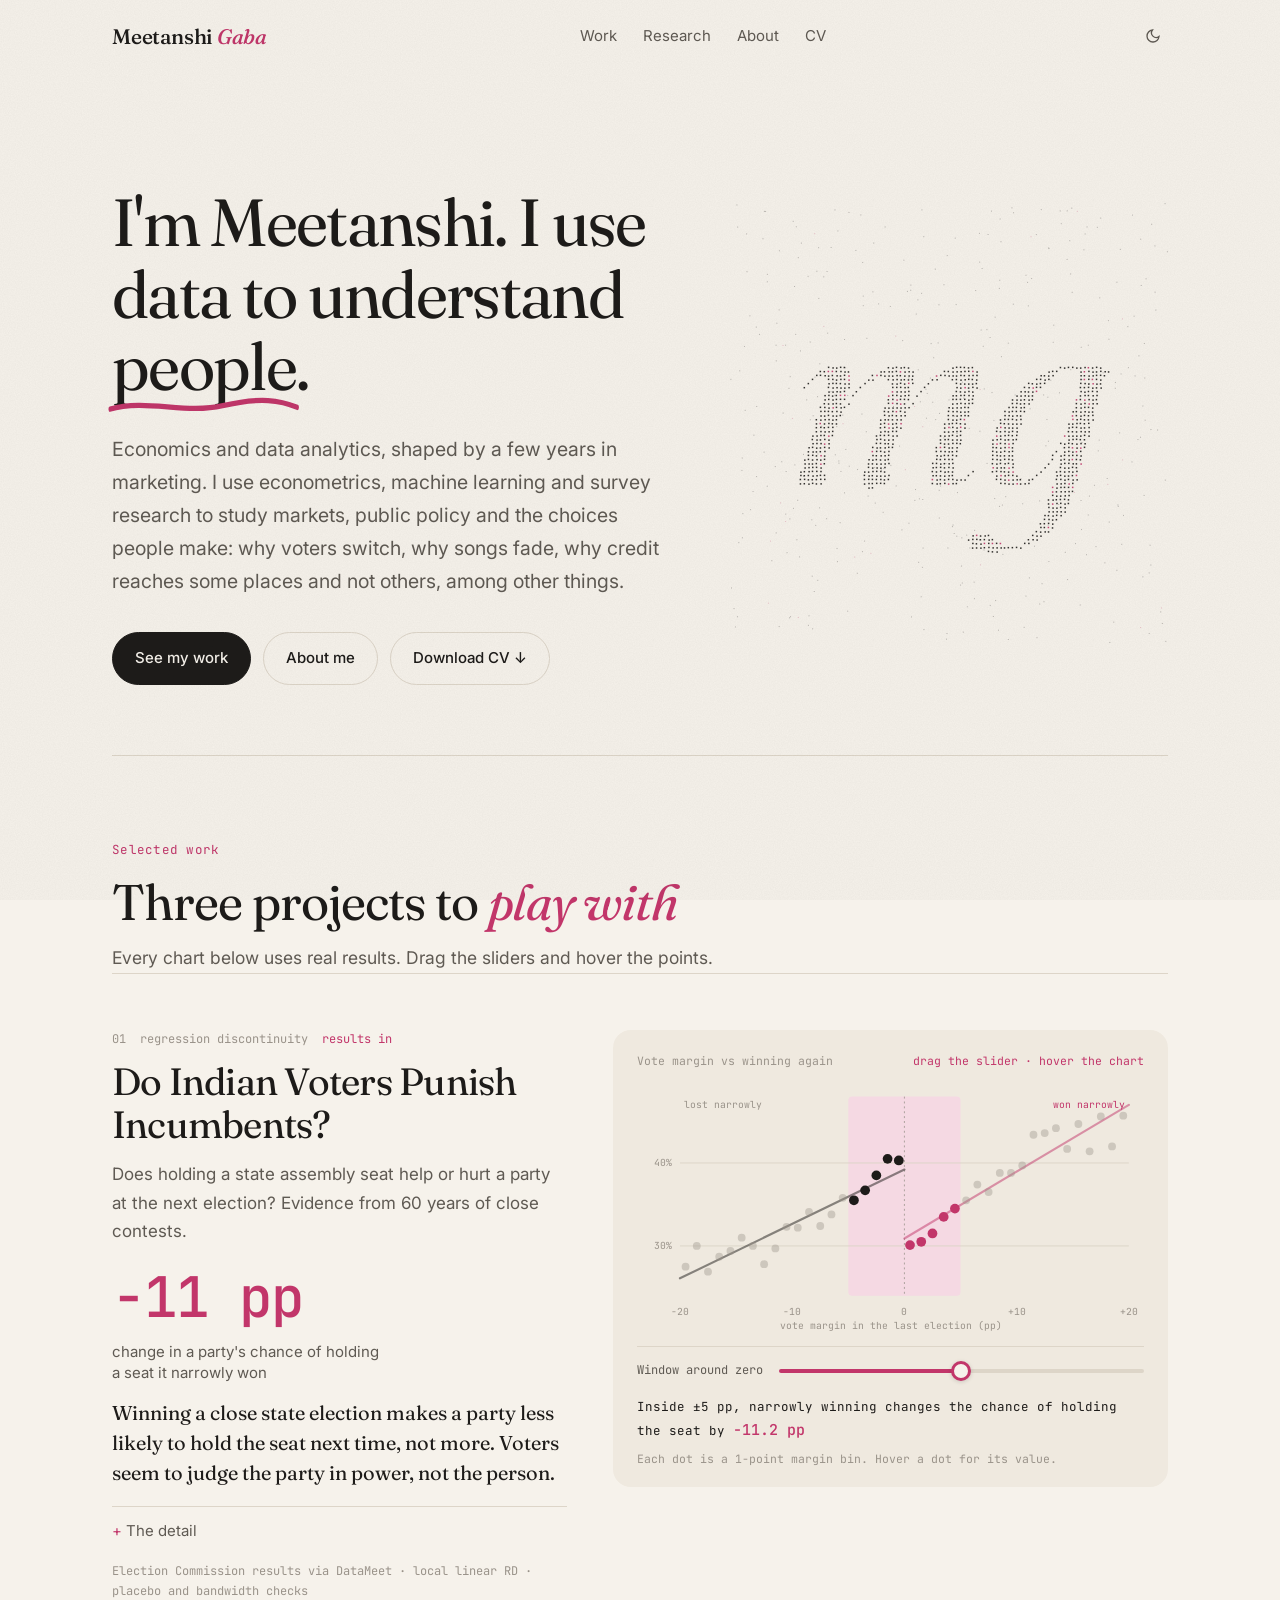
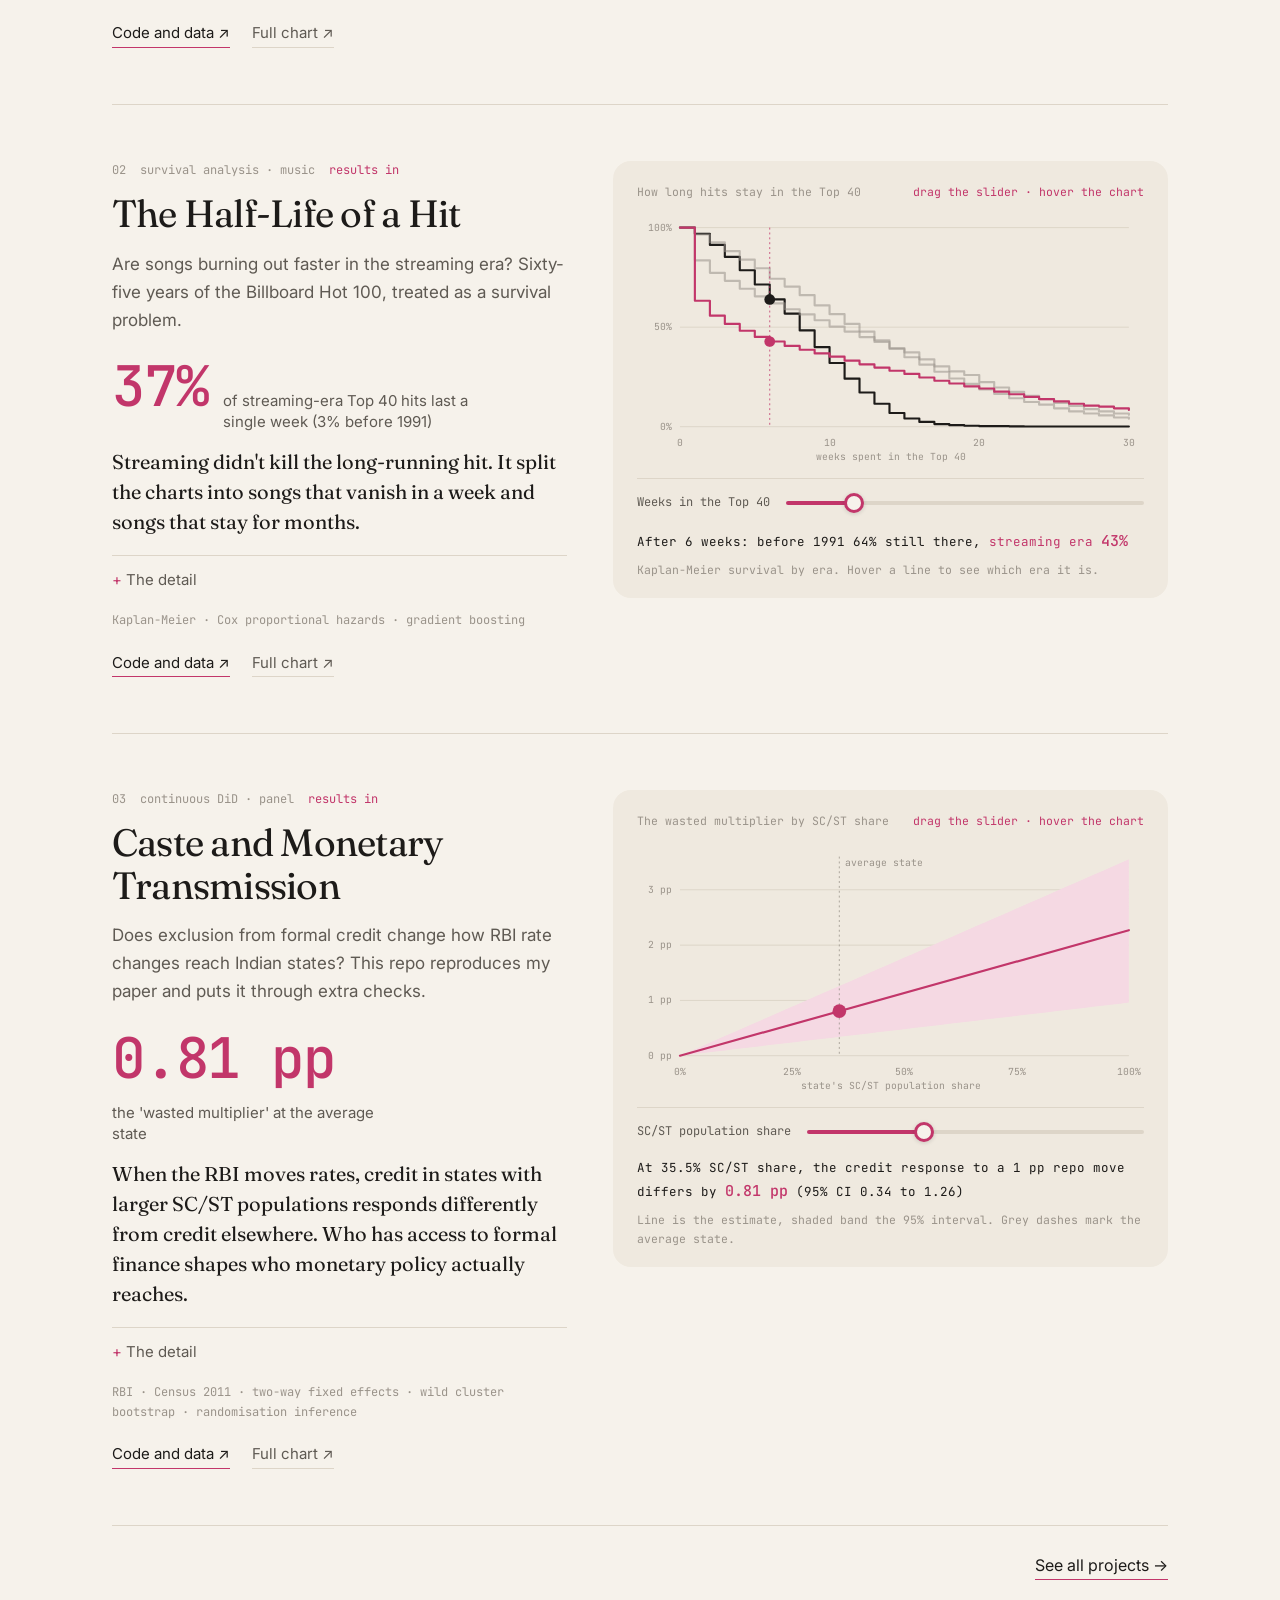
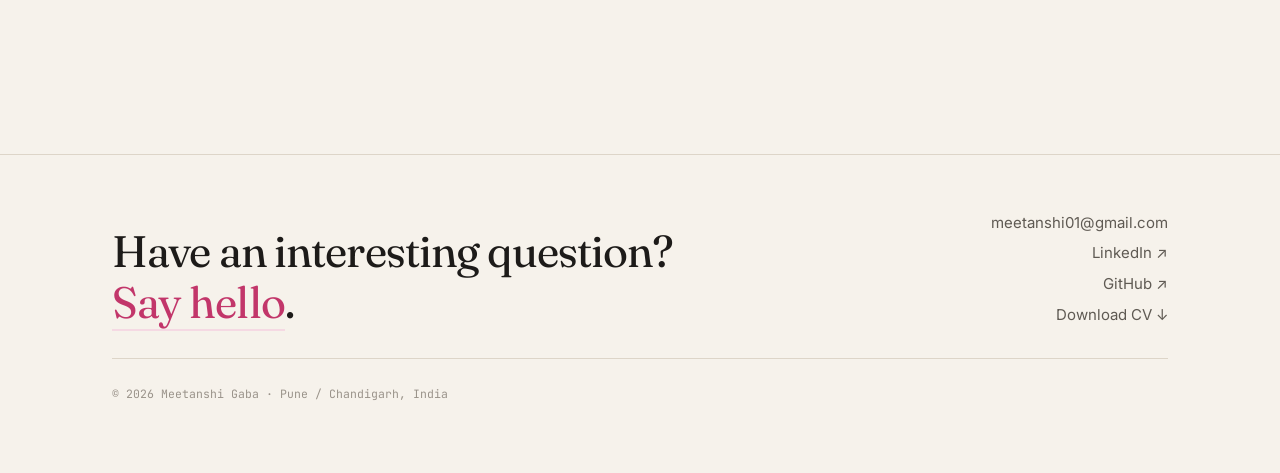
<file: index.html>
<!doctype html>
<html lang="en">
<head>
<meta charset="utf-8">
<meta name="viewport" content="width=device-width, initial-scale=1">
<title>Meetanshi Gaba</title>
<meta name="description" content="Meetanshi Gaba: economics, data, consumer behaviour and writing. Projects, research and CV.">
<link rel="preconnect" href="https://fonts.googleapis.com">
<link rel="preconnect" href="https://fonts.gstatic.com" crossorigin>
<link href="https://fonts.googleapis.com/css2?family=Fraunces:ital,opsz,wght@0,9..144,400;0,9..144,500;1,9..144,400&family=Inter:wght@400;500;600&family=JetBrains+Mono:wght@400;500&display=swap" rel="stylesheet">
<link rel="stylesheet" href="style.css">
</head>
<body data-page="home">
<main class="wrap">
  <section class="hero">
    <div>
      <h1 class="rv">I'm Meetanshi. I use data to understand <span class="ul">people<svg viewBox="0 0 200 12" preserveAspectRatio="none" aria-hidden="true"><path d="M2,8 C40,2 80,11 120,6 S180,3 198,7"/></svg></span>.</h1>
      <p class="intro rv">Economics and data analytics, shaped by a few years in marketing. I use econometrics, machine learning and survey research to study markets, public policy and the choices people make: why voters switch, why songs fade, why credit reaches some places and not others, among other things.</p>
      <div class="ctas rv"><a class="btn solid" href="work.html">See my work</a><a class="btn ghost" href="about.html">About me</a><a class="btn ghost" href="Meetanshi_Gaba_CV.pdf" download>Download CV ↓</a></div>
    </div>
    <figure class="portrait rv"><canvas id="field" aria-label="Moving dots that form the initials MG"></canvas></figure>
  </section>


  <section class="band">
    <span class="kicker rv">Selected work</span>
    <h2 class="rv">Three projects to <em>play with</em></h2>
    <p class="sub rv">Every chart below uses real results. Drag the sliders and hover the points.</p>
    <div id="projects" data-pick="anti-incumbency-india,hit-half-life,caste-monetary-transmission"></div>
    <div class="see-all rv"><a href="work.html">See all projects →</a></div>
  </section>

</main>
<div id="foot"></div>
<script src="data.js"></script>
<script src="cvdata.js"></script>
<script src="site.js"></script>
</body>
</html>
</file>
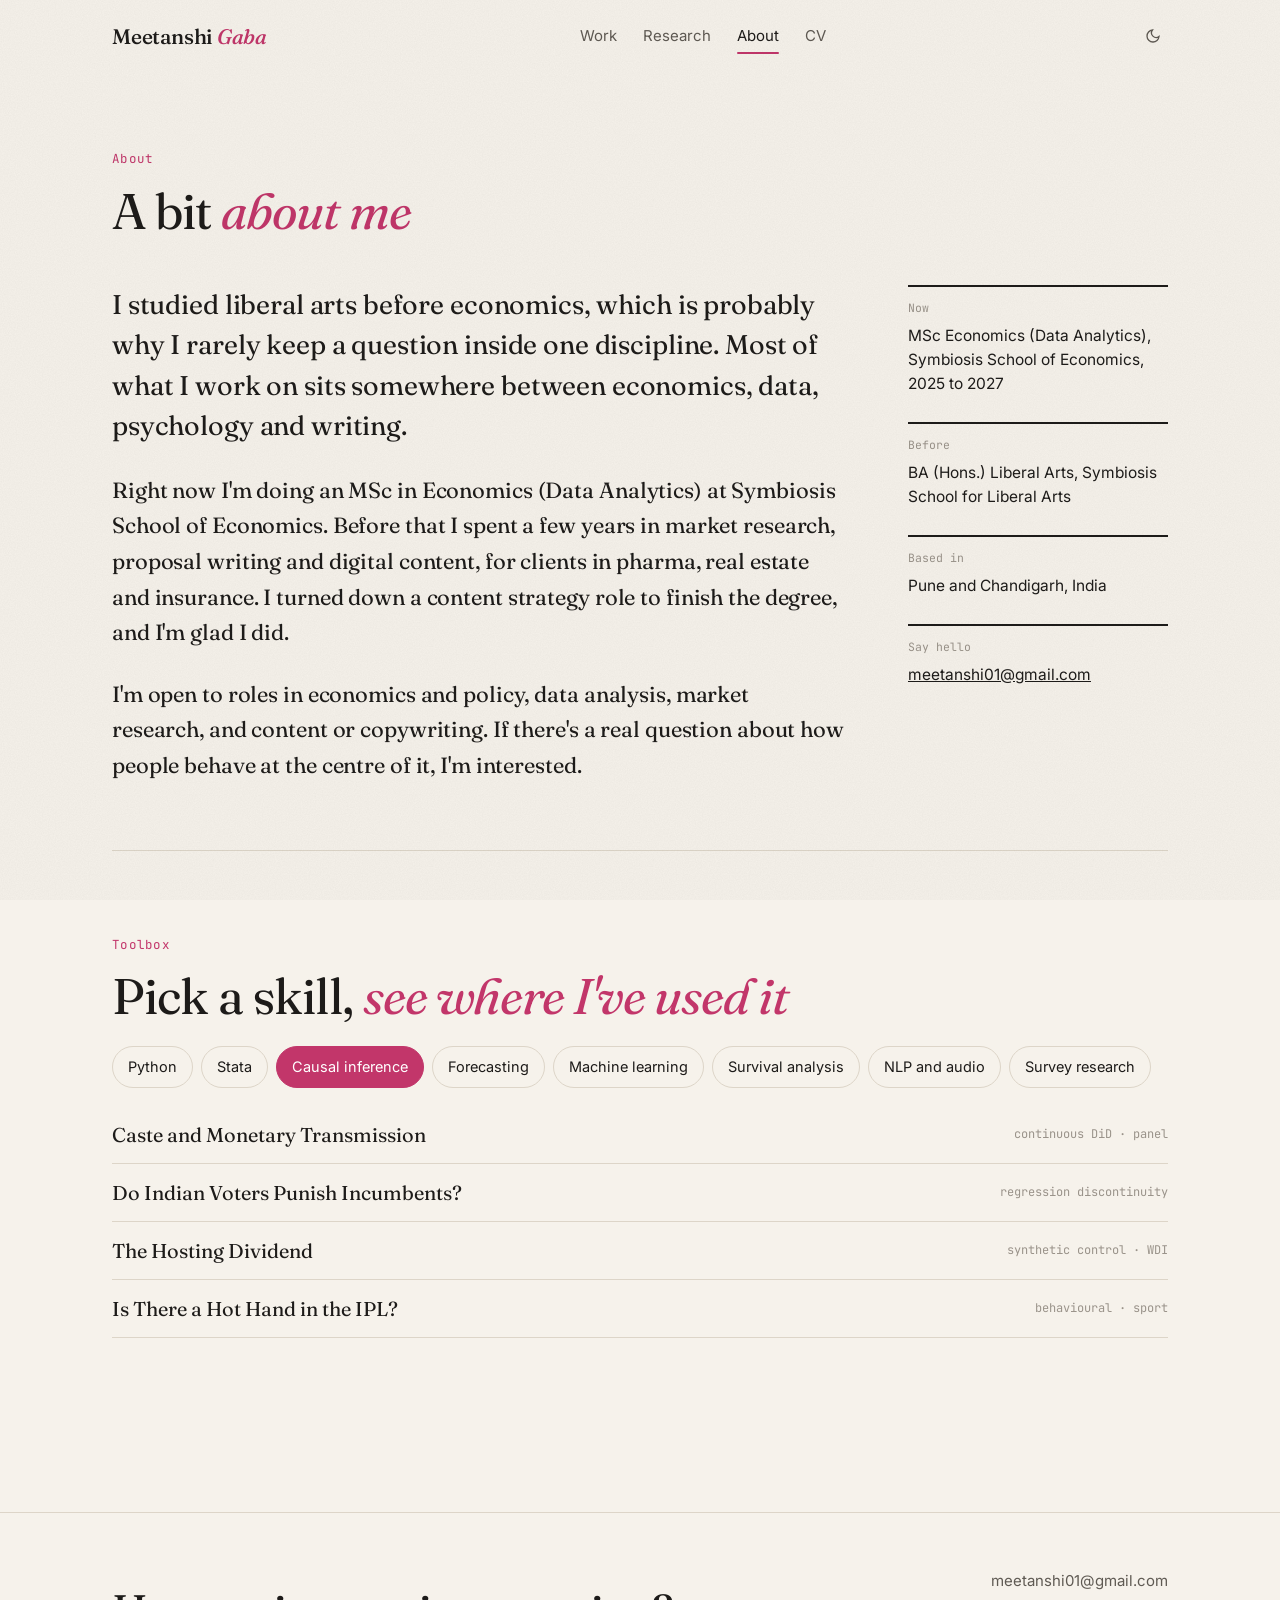
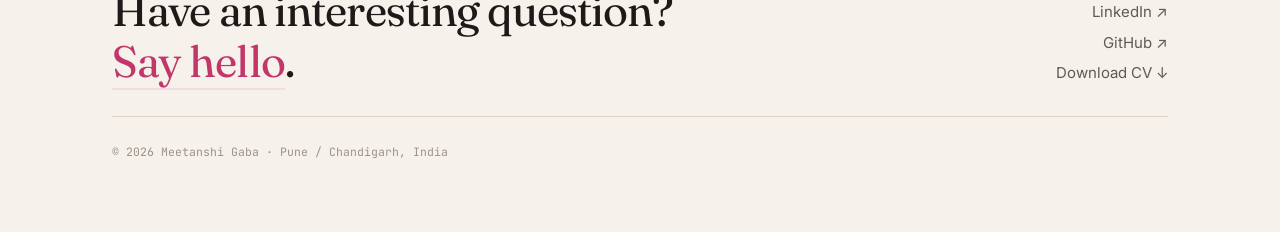
<file: about.html>
<!doctype html>
<html lang="en">
<head>
<meta charset="utf-8">
<meta name="viewport" content="width=device-width, initial-scale=1">
<title>About · Meetanshi Gaba</title>
<meta name="description" content="About Meetanshi Gaba.">
<link rel="preconnect" href="https://fonts.googleapis.com">
<link rel="preconnect" href="https://fonts.gstatic.com" crossorigin>
<link href="https://fonts.googleapis.com/css2?family=Fraunces:ital,opsz,wght@0,9..144,400;0,9..144,500;1,9..144,400&family=Inter:wght@400;500;600&family=JetBrains+Mono:wght@400;500&display=swap" rel="stylesheet">
<link rel="stylesheet" href="style.css">
</head>
<body data-page="about">
<main class="wrap">
  <header class="phead"><span class="kicker rv">About</span><h1 class="page-title rv">A bit <em>about me</em></h1></header>
  <div class="about">
    <div class="body">
      <p class="rv">I studied liberal arts before economics, which is probably why I rarely keep a question inside one discipline. Most of what I work on sits somewhere between economics, data, psychology and writing.</p>
      <p class="rv">Right now I'm doing an MSc in Economics (Data Analytics) at Symbiosis School of Economics. Before that I spent a few years in market research, proposal writing and digital content, for clients in pharma, real estate and insurance. I turned down a content strategy role to finish the degree, and I'm glad I did.</p>
      <p class="rv">I'm open to roles in economics and policy, data analysis, market research, and content or copywriting. If there's a real question about how people behave at the centre of it, I'm interested.</p>
    </div>
    <aside>
      <div class="fact rv"><span>Now</span><p>MSc Economics (Data Analytics), Symbiosis School of Economics, 2025 to 2027</p></div>
      <div class="fact rv"><span>Before</span><p>BA (Hons.) Liberal Arts, Symbiosis School for Liberal Arts</p></div>
      <div class="fact rv"><span>Based in</span><p>Pune and Chandigarh, India</p></div>
      <div class="fact rv"><span>Say hello</span><p><a href="mailto:meetanshi01@gmail.com">meetanshi01@gmail.com</a></p></div>
    </aside>
  </div>
  <section class="band">
    <span class="kicker rv">Toolbox</span>
    <h2 class="rv">Pick a skill, <em>see where I've used it</em></h2>
    <div class="chips rv" id="chips"></div>
    <div class="chip-out" id="chipOut"></div>
  </section>
</main>
<div id="foot"></div>
<script src="data.js"></script>
<script src="cvdata.js"></script>
<script src="site.js"></script>
</body>
</html>
</file>
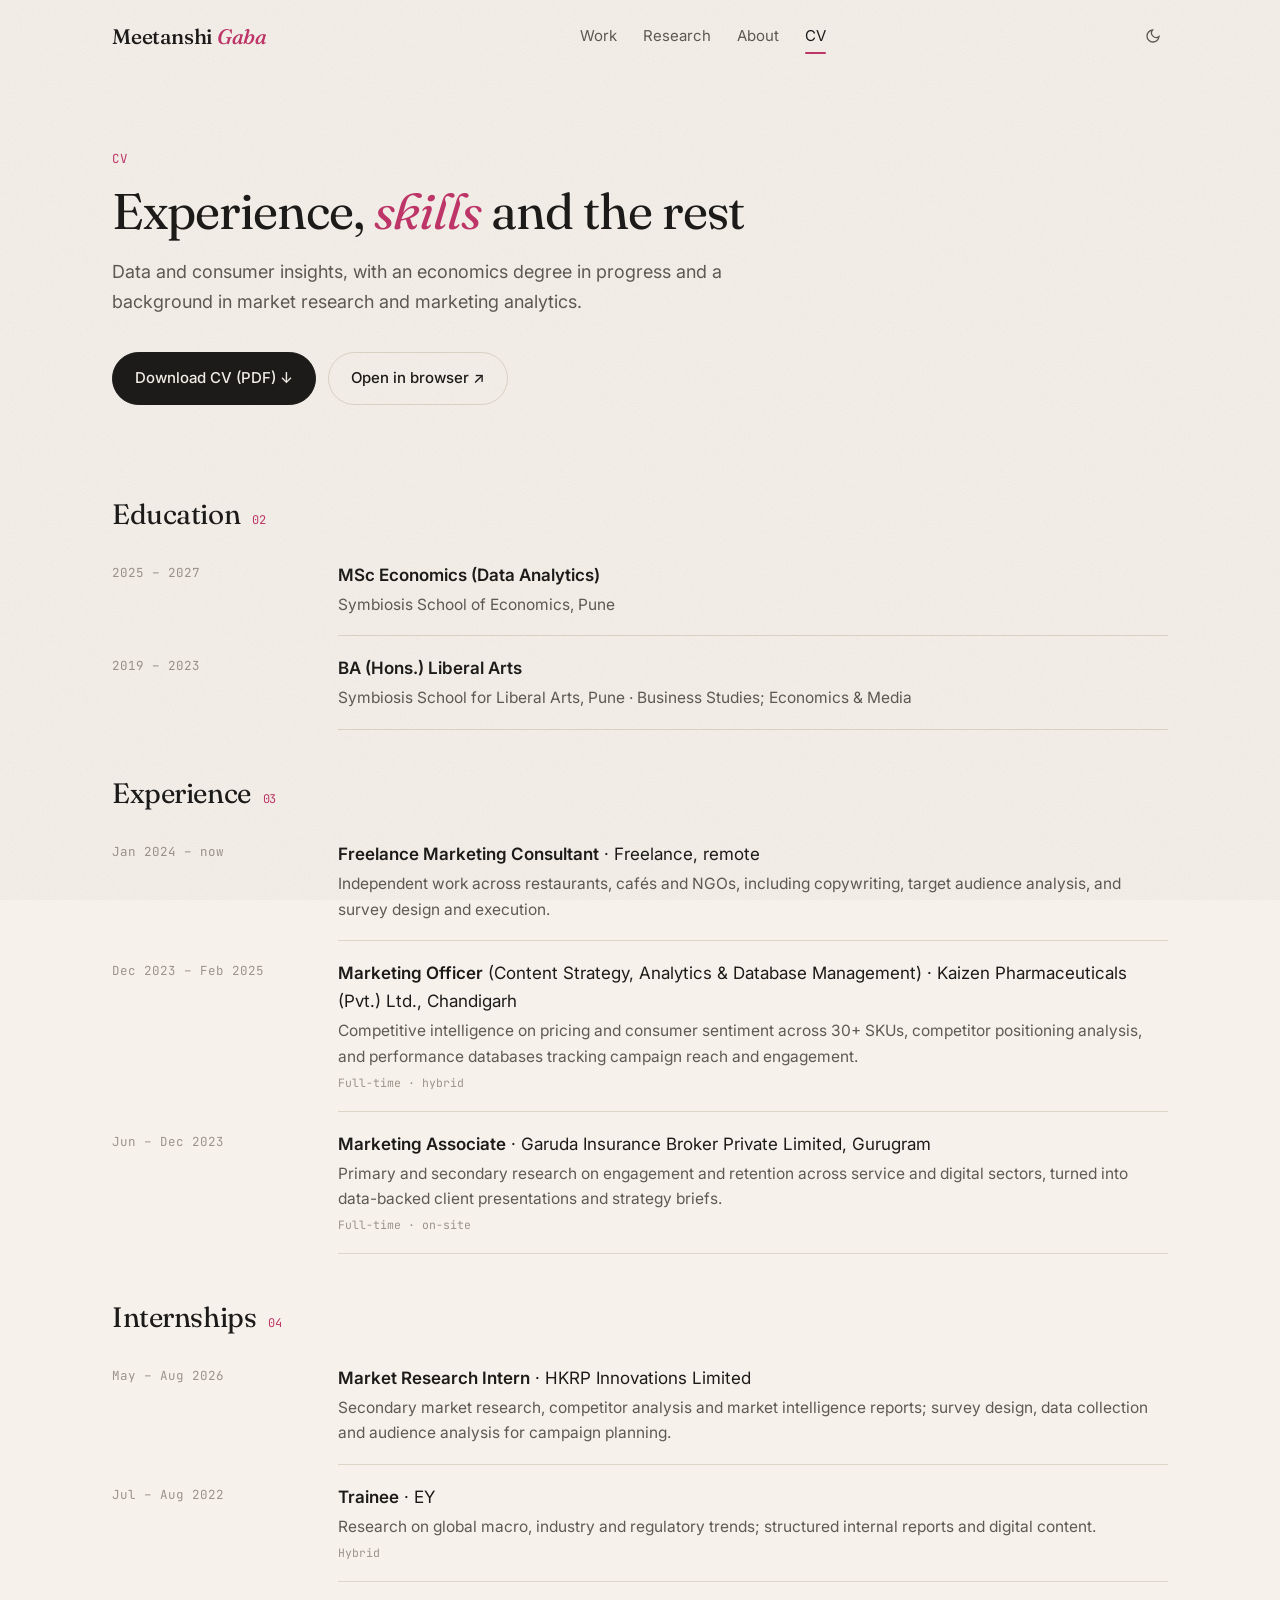
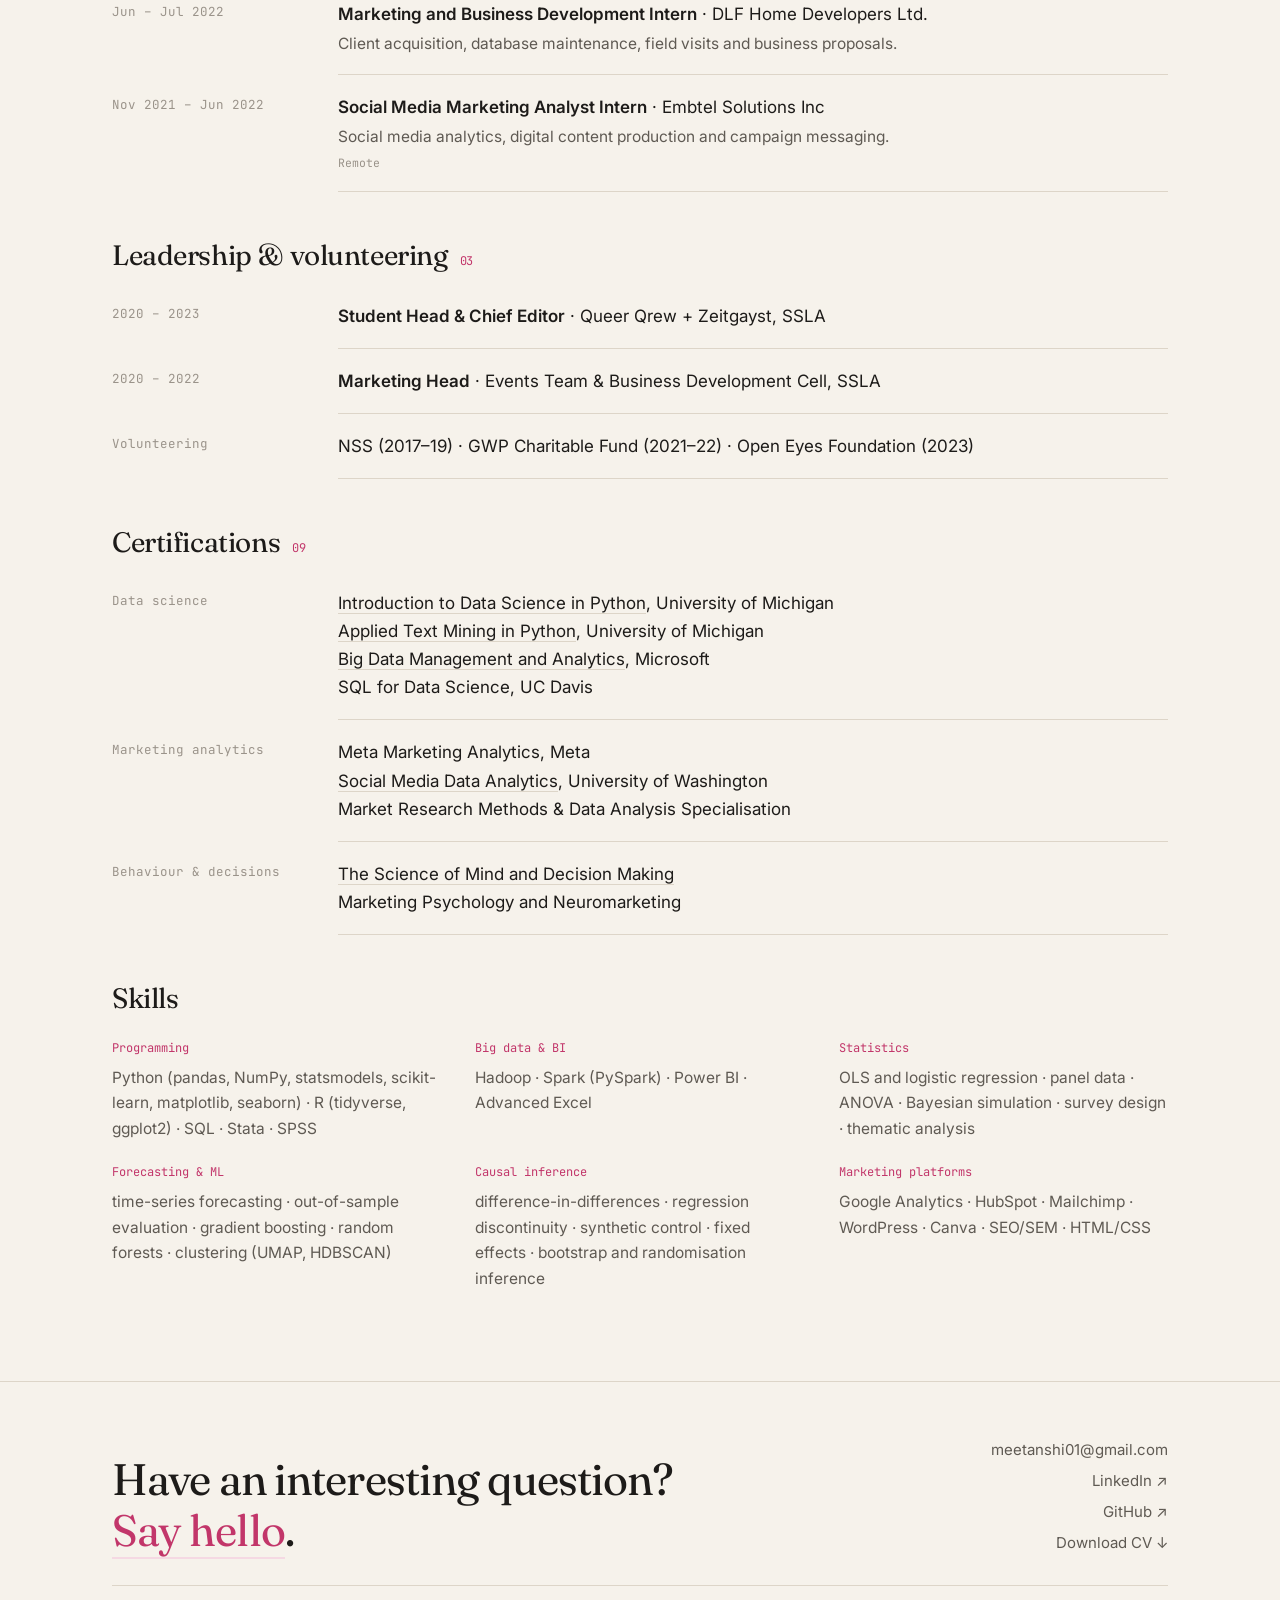
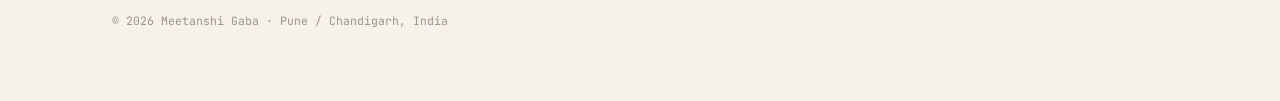
<file: cv.html>
<!doctype html>
<html lang="en">
<head>
<meta charset="utf-8">
<meta name="viewport" content="width=device-width, initial-scale=1">
<title>CV · Meetanshi Gaba</title>
<meta name="description" content="CV of Meetanshi Gaba.">
<link rel="preconnect" href="https://fonts.googleapis.com">
<link rel="preconnect" href="https://fonts.gstatic.com" crossorigin>
<link href="https://fonts.googleapis.com/css2?family=Fraunces:ital,opsz,wght@0,9..144,400;0,9..144,500;1,9..144,400&family=Inter:wght@400;500;600&family=JetBrains+Mono:wght@400;500&display=swap" rel="stylesheet">
<link rel="stylesheet" href="style.css">
</head>
<body data-page="cv">
<main class="wrap">
  <header class="phead"><span class="kicker rv">CV</span><h1 class="page-title rv">Experience, <em>skills</em> and the rest</h1>
  <p class="rv">Data and consumer insights, with an economics degree in progress and a background in market research and marketing analytics.</p>
  <div class="ctas rv"><a class="btn solid" href="Meetanshi_Gaba_CV.pdf" download>Download CV (PDF) ↓</a><a class="btn ghost" href="Meetanshi_Gaba_CV.pdf" target="_blank" rel="noopener">Open in browser ↗</a></div></header>
  <div id="cvblocks"></div>
  <div class="cvblock rv"><h3>Skills</h3><div class="skills" id="skills"></div></div>
</main>
<div id="foot"></div>
<script src="data.js"></script>
<script src="cvdata.js"></script>
<script src="site.js"></script>
</body>
</html>
</file>
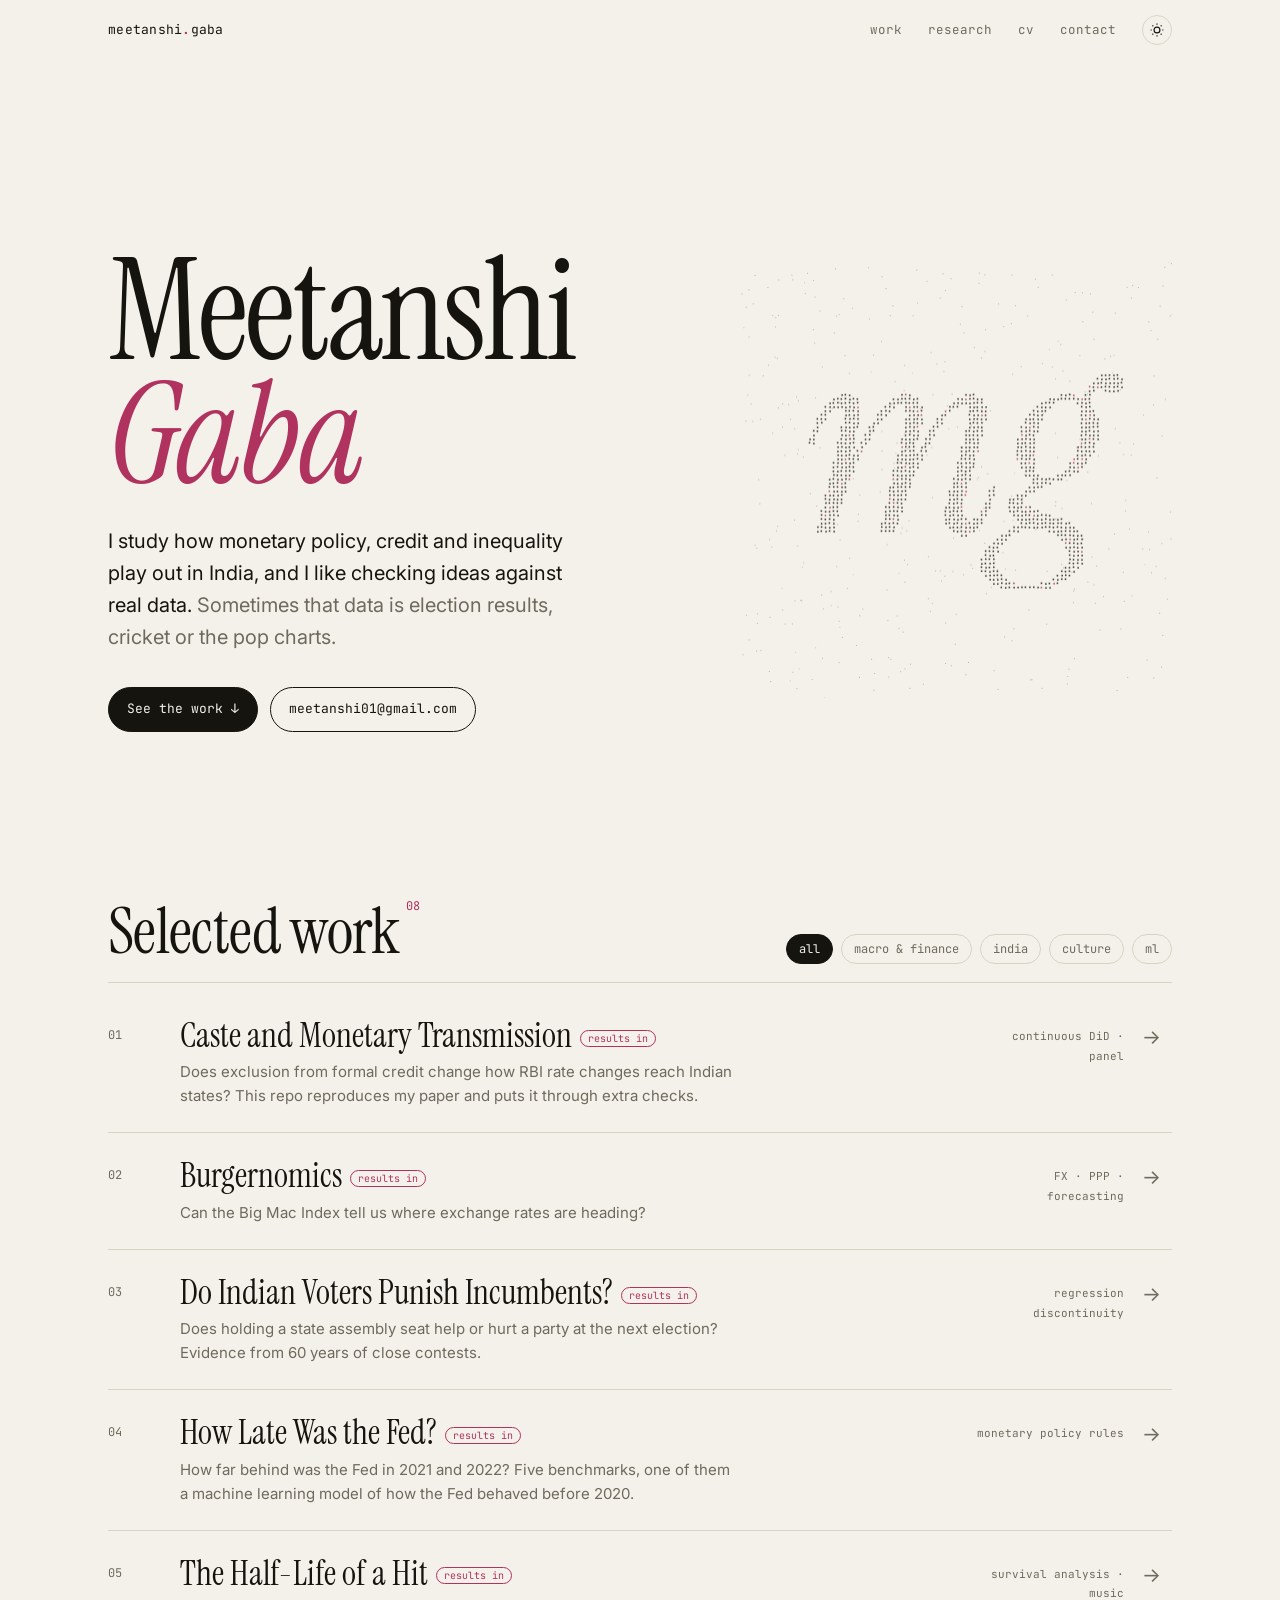
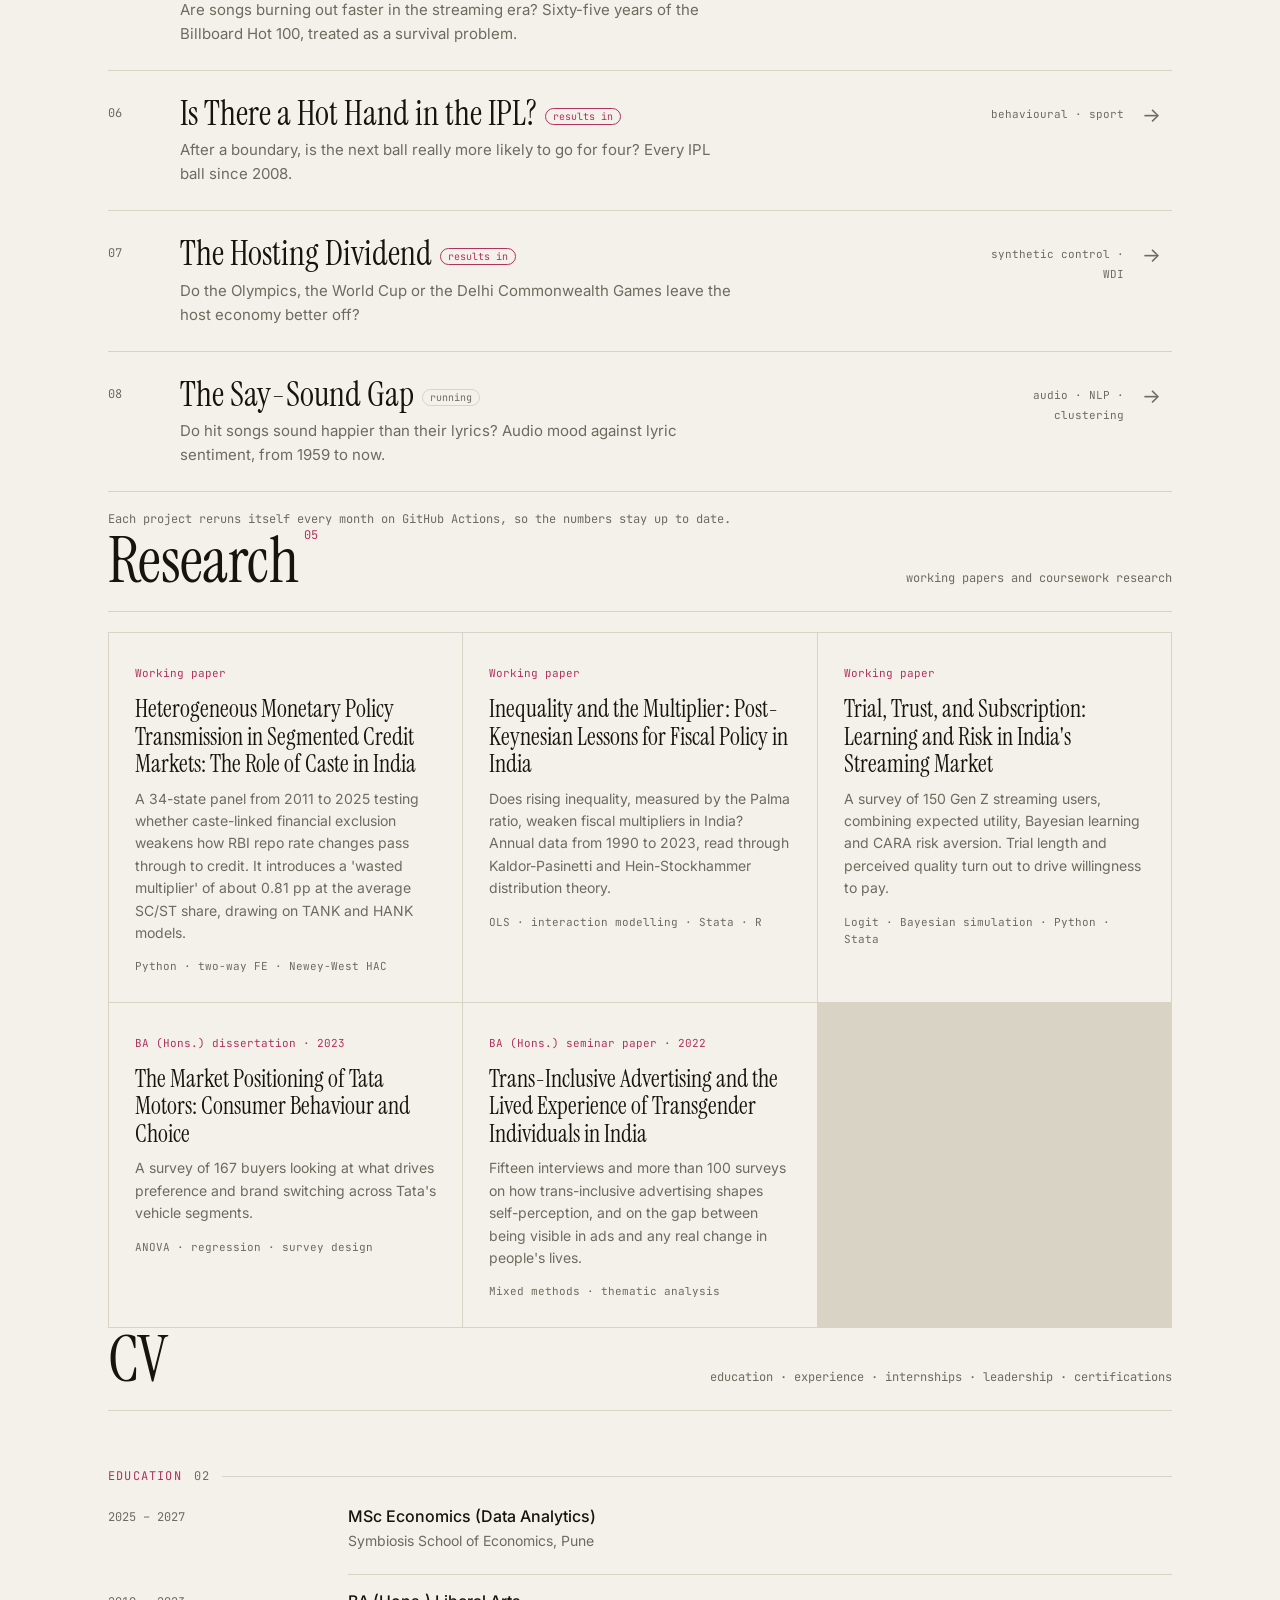
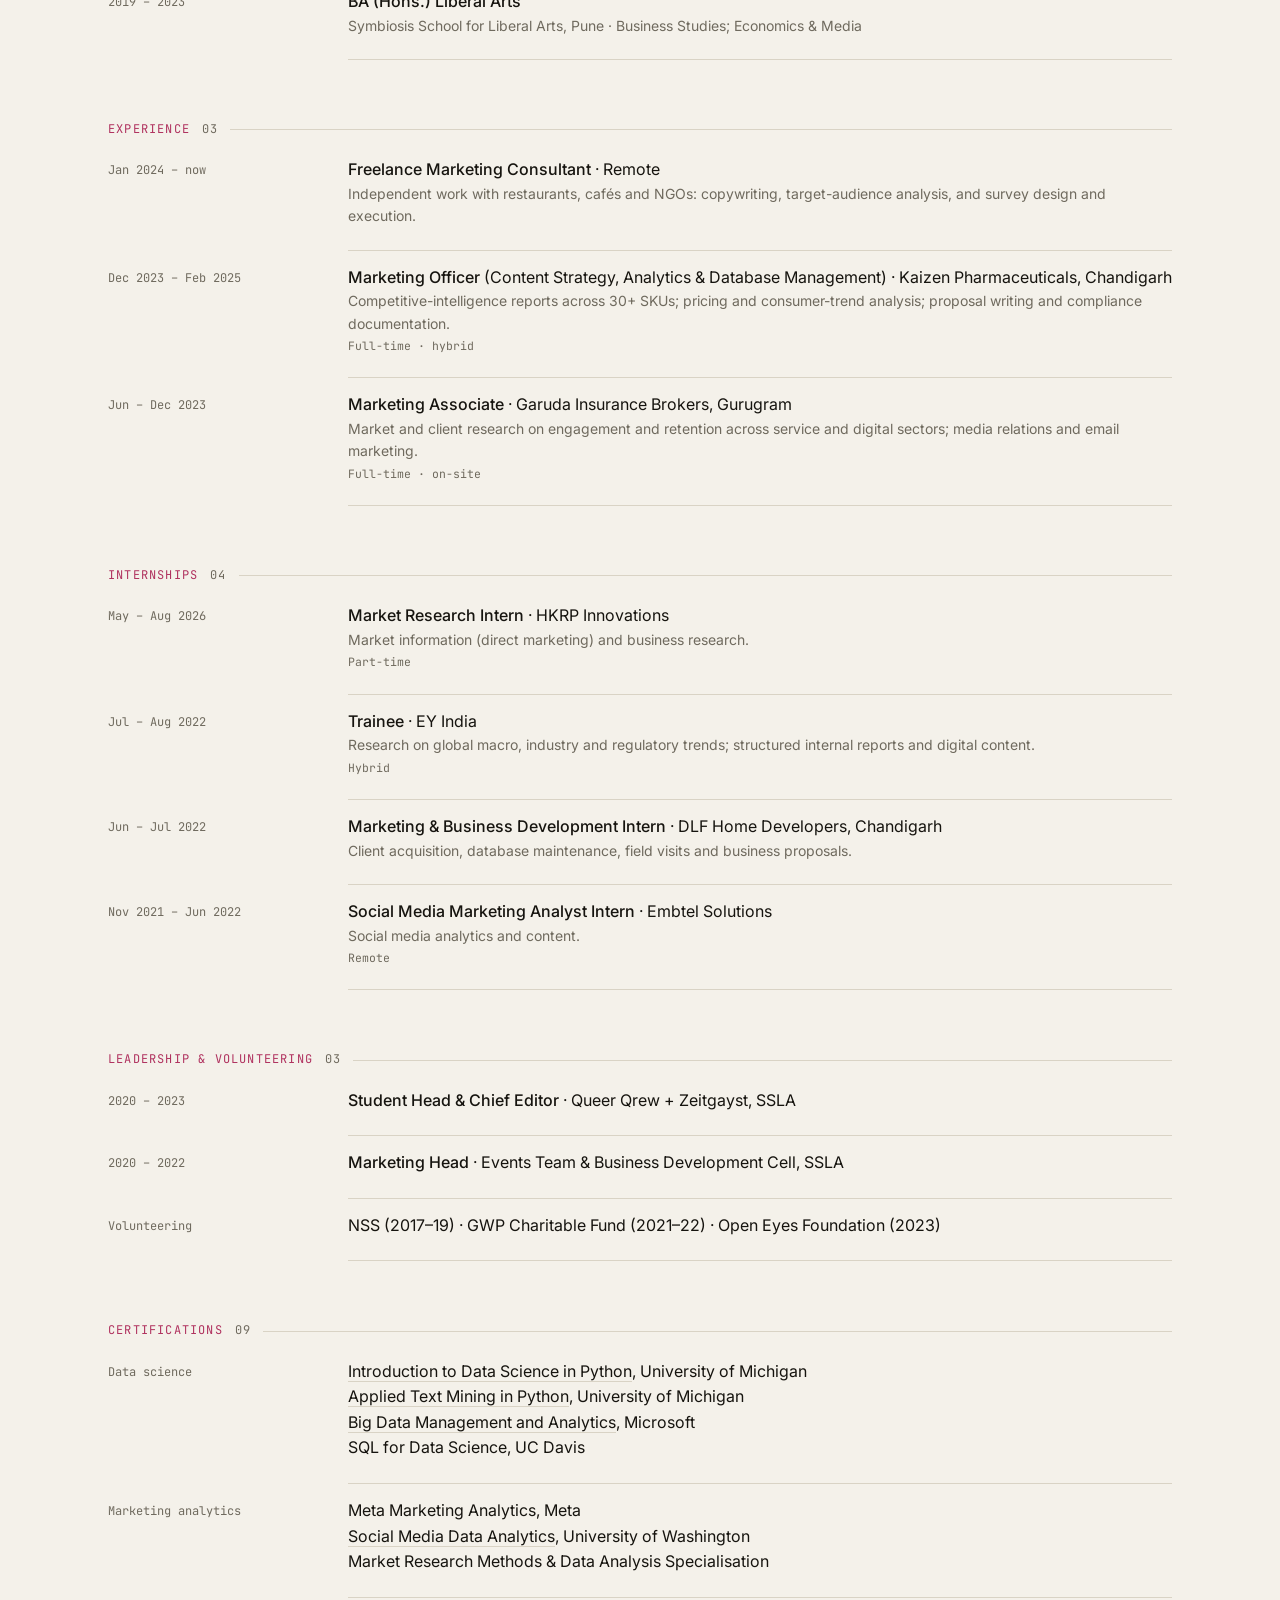
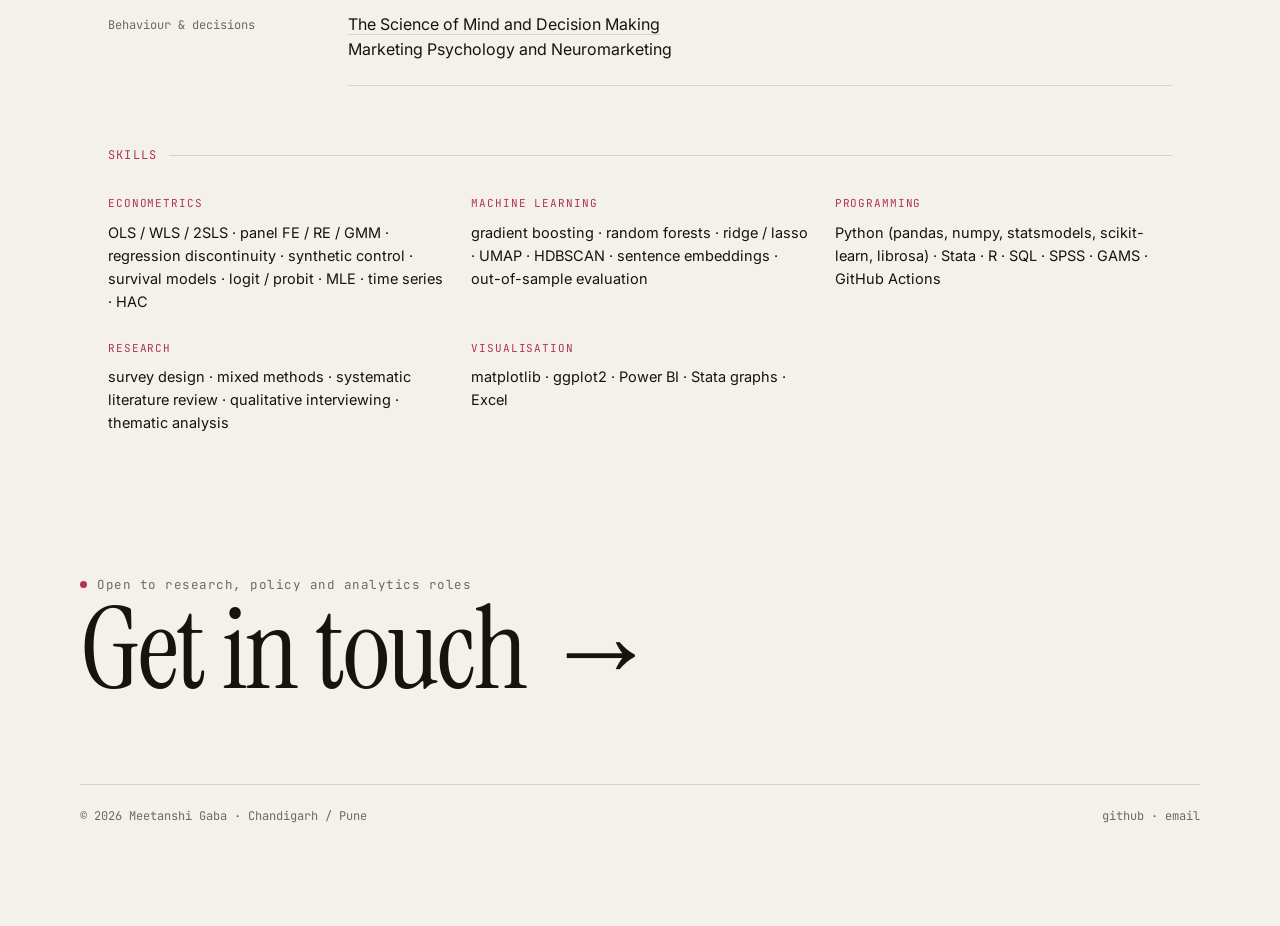
<file: index_1.html>
<!doctype html>
<html lang="en">
<head>
<meta charset="utf-8">
<meta name="viewport" content="width=device-width, initial-scale=1">
<title>Meetanshi Gaba | Economics and Data</title>
<meta name="description" content="Meetanshi Gaba, MSc Economics (Data Analytics) at Symbiosis School of Economics. Research and data projects on monetary policy, inequality and India.">
<link rel="preconnect" href="https://fonts.googleapis.com">
<link rel="preconnect" href="https://fonts.gstatic.com" crossorigin>
<link href="https://fonts.googleapis.com/css2?family=Instrument+Serif:ital@0;1&family=JetBrains+Mono:wght@400;500&family=Inter:wght@400;500;600&display=swap" rel="stylesheet">
<style>
:root{
  --bg:#f4f1ea; --ink:#16140f; --muted:#6f6a5e; --line:#d9d3c5; --accent:#b0325f; --card:#ece7dc;
  --serif:"Instrument Serif",Georgia,serif; --sans:Inter,system-ui,sans-serif; --mono:"JetBrains Mono",ui-monospace,monospace;
}
@media (prefers-color-scheme:dark){:root:not([data-theme="light"]){--bg:#0e0e0c;--ink:#ece8df;--muted:#8d887c;--line:#26241f;--accent:#ee7fa8;--card:#171613}}
:root[data-theme="dark"]{--bg:#0e0e0c;--ink:#ece8df;--muted:#8d887c;--line:#26241f;--accent:#ee7fa8;--card:#171613}
*{box-sizing:border-box;margin:0;padding:0}
html{scroll-behavior:smooth}
body{background:var(--bg);color:var(--ink);font-family:var(--sans);font-size:16px;line-height:1.6;-webkit-font-smoothing:antialiased;transition:background .4s,color .4s}
a{color:inherit}
::selection{background:var(--accent);color:var(--bg)}
.wrap{max-width:1120px;margin:0 auto;padding:0 28px}
@media(max-width:600px){.wrap{padding:0 16px}}

/* nav */
nav{position:fixed;top:0;left:0;right:0;z-index:20;backdrop-filter:blur(10px);background:color-mix(in srgb,var(--bg) 78%,transparent);border-bottom:1px solid transparent;transition:border-color .3s}
nav.scrolled{border-color:var(--line)}
nav .wrap{display:flex;align-items:center;justify-content:space-between;height:60px}
.mark{font-family:var(--mono);font-size:13px;letter-spacing:.02em;text-decoration:none}
.mark b{color:var(--accent);font-weight:500}
.links{display:flex;gap:26px;align-items:center;font-family:var(--mono);font-size:12.5px}
.links a{text-decoration:none;color:var(--muted);transition:color .2s}
.links a:hover{color:var(--ink)}
#theme{background:none;border:1px solid var(--line);color:var(--ink);width:30px;height:30px;border-radius:50%;cursor:pointer;display:grid;place-items:center}
#theme svg{width:14px;height:14px}
@media(max-width:700px){.links a:not(.keep){display:none}}

/* hero */
.hero{min-height:100svh;display:grid;grid-template-columns:1.15fr .85fr;align-items:center;gap:40px;padding-top:60px}
@media(max-width:860px){.hero{grid-template-columns:1fr;padding-top:100px;min-height:auto;padding-bottom:40px}}
.eyebrow{font-family:var(--mono);font-size:12.5px;color:var(--muted);letter-spacing:.04em;display:flex;align-items:center;gap:10px}
.eyebrow .dot{width:7px;height:7px;border-radius:50%;background:var(--accent);box-shadow:0 0 0 0 var(--accent);animation:pulse 2.4s infinite}
@keyframes pulse{0%{box-shadow:0 0 0 0 color-mix(in srgb,var(--accent) 60%,transparent)}70%{box-shadow:0 0 0 10px transparent}100%{box-shadow:0 0 0 0 transparent}}
h1{font-family:var(--serif);font-weight:400;font-size:clamp(64px,11vw,148px);line-height:.88;letter-spacing:-.02em;margin:22px 0 28px}
h1 em{color:var(--accent)}
.lede{font-size:clamp(17px,1.6vw,20px);max-width:36ch;color:var(--ink)}
.lede span{color:var(--muted)}
.cta{display:flex;gap:12px;margin-top:34px;flex-wrap:wrap}
.btn{font-family:var(--mono);font-size:13px;text-decoration:none;padding:11px 18px;border-radius:999px;border:1px solid var(--ink);transition:all .25s}
.btn.solid{background:var(--ink);color:var(--bg)}
.btn:hover{background:var(--accent);border-color:var(--accent);color:#fff}
.portrait{position:relative;aspect-ratio:1/1;width:100%;max-width:460px;justify-self:end}
@media(max-width:860px){.portrait{justify-self:start;max-width:360px}}
#field{width:100%;height:100%;display:block;cursor:crosshair}
.portrait figcaption{position:absolute;bottom:-4px;left:0;font-family:var(--mono);font-size:11px;color:var(--muted)}

/* sections */
section{padding:110px 0 30px;scroll-margin-top:-40px}
.hero{scroll-margin-top:0}
.head{display:flex;align-items:baseline;justify-content:space-between;gap:20px;border-bottom:1px solid var(--line);padding-bottom:18px;margin-bottom:10px;flex-wrap:wrap}
h2{font-family:var(--serif);font-weight:400;font-size:clamp(40px,5.5vw,64px);line-height:1;letter-spacing:-.01em}
h2 sup{font-family:var(--mono);font-size:12px;color:var(--accent);vertical-align:top;margin-left:6px;letter-spacing:0}
.note{font-family:var(--mono);font-size:12px;color:var(--muted)}

/* filters */
.filters{display:flex;gap:8px;flex-wrap:wrap}
.filters button{font-family:var(--mono);font-size:12px;background:none;border:1px solid var(--line);color:var(--muted);padding:6px 12px;border-radius:999px;cursor:pointer;transition:all .2s}
.filters button.on,.filters button:hover{border-color:var(--ink);color:var(--ink)}
.filters button.on{background:var(--ink);color:var(--bg)}

/* project rows */
.proj{list-style:none}
.proj li{border-bottom:1px solid var(--line);transition:opacity .35s, max-height .45s;overflow:hidden}
.proj li.hide{opacity:0;max-height:0;border-color:transparent}
.row{display:grid;grid-template-columns:54px 1fr 150px 30px;gap:18px;align-items:start;padding:24px 0;text-decoration:none;cursor:pointer;position:relative}
.row .n{font-family:var(--mono);font-size:12px;color:var(--muted);padding-top:9px}
.row h3{font-family:var(--serif);font-weight:400;font-size:clamp(26px,3vw,34px);line-height:1.1;transition:transform .35s cubic-bezier(.2,.7,.2,1)}
.row p.q{color:var(--muted);margin-top:6px;max-width:62ch;font-size:15px}
.row .tags{font-family:var(--mono);font-size:11px;color:var(--muted);text-align:right;padding-top:10px;line-height:1.8}
.row .arr{font-size:20px;padding-top:4px;transition:transform .35s;color:var(--muted)}
.row:hover h3{transform:translateX(8px)}
.row:hover .arr{transform:rotate(-45deg);color:var(--accent)}
.row svg.spark{position:absolute;right:210px;top:26px;width:120px;height:40px;opacity:0;transition:opacity .35s}
.row:hover svg.spark{opacity:1}
.finding{display:grid;grid-template-columns:54px 1fr;gap:18px;max-height:0;overflow:hidden;transition:max-height .5s ease}
.proj li.open .finding{max-height:420px}
.finding .body{padding:0 0 26px;font-size:15px;max-width:72ch}
.finding .body b{font-weight:600}
.finding .k{font-family:var(--mono);font-size:11px;color:var(--accent);display:block;margin-bottom:6px;letter-spacing:.05em}
.finding .m{font-family:var(--mono);font-size:12px;color:var(--muted);margin-top:10px}
.finding a.gh{font-family:var(--mono);font-size:12px;margin-top:14px;display:inline-block;text-decoration:none;border-bottom:1px solid var(--accent)}
.live{display:inline-block;font-family:var(--mono);font-size:10px;padding:2px 7px;border-radius:999px;border:1px solid var(--line);color:var(--muted);margin-left:8px;vertical-align:middle}
.live.real{border-color:var(--accent);color:var(--accent)}
@media(max-width:700px){.row{grid-template-columns:34px 1fr 20px}.row .tags,.row svg.spark{display:none}.finding{grid-template-columns:34px 1fr}}

/* papers */
.papers{display:grid;grid-template-columns:repeat(auto-fill,minmax(320px,1fr));gap:1px;background:var(--line);border:1px solid var(--line);margin-top:20px}
.paper{background:var(--bg);padding:26px;transition:background .3s}
.paper:hover{background:var(--card)}
.paper .yr{font-family:var(--mono);font-size:11px;color:var(--accent)}
.paper h4{font-family:var(--serif);font-weight:400;font-size:24px;line-height:1.15;margin:10px 0}
.paper p{font-size:14px;color:var(--muted)}
.paper .meth{font-family:var(--mono);font-size:11px;color:var(--muted);margin-top:14px;display:block}

/* cv */
.cvblock{margin-top:56px}
.cvblock h3{font-family:var(--mono);font-weight:400;font-size:12px;letter-spacing:.1em;text-transform:uppercase;color:var(--accent);display:flex;align-items:center;gap:12px;margin-bottom:6px}
.cvblock h3::after{content:"";flex:1;height:1px;background:var(--line)}
.cvblock h3 .ct{color:var(--muted)}
.cv{display:grid;grid-template-columns:200px 1fr;gap:10px 40px;margin-top:18px}
.cv dd .meta{font-family:var(--mono);font-size:11.5px;color:var(--muted);margin-top:2px}
.cv dd a{text-decoration:none;border-bottom:1px solid var(--line)}
.cv dd a:hover{border-color:var(--accent)}
.cv dt{font-family:var(--mono);font-size:12px;color:var(--muted);padding-top:4px}
.cv dd{padding-bottom:22px;border-bottom:1px solid var(--line);margin-bottom:4px}
.cv dd strong{font-weight:500}
.cv dd .where{color:var(--muted);font-size:14px}
@media(max-width:700px){.cv{grid-template-columns:1fr}.cv dd{padding-bottom:16px}}
.skills{display:grid;grid-template-columns:repeat(auto-fill,minmax(250px,1fr));gap:26px;margin-top:30px}
.skills h5{font-family:var(--mono);font-weight:400;font-size:11px;color:var(--accent);letter-spacing:.08em;text-transform:uppercase;margin-bottom:8px}
.skills p{font-size:14.5px;color:var(--ink)}

/* contact */
.contact{padding:140px 0 60px}
.big{font-family:var(--serif);font-size:clamp(46px,9vw,120px);line-height:.95;letter-spacing:-.02em;text-decoration:none;display:inline-block;position:relative}
.big::after{content:"";position:absolute;left:0;right:0;bottom:6px;height:2px;background:var(--accent);transform:scaleX(0);transform-origin:left;transition:transform .5s cubic-bezier(.2,.7,.2,1)}
.big:hover::after{transform:scaleX(1)}
footer{display:flex;justify-content:space-between;flex-wrap:wrap;gap:12px;font-family:var(--mono);font-size:12px;color:var(--muted);border-top:1px solid var(--line);padding:22px 0 40px;margin-top:80px}
footer a{text-decoration:none}

/* reveal */
.rv{opacity:0;transform:translateY(18px);transition:opacity .8s ease,transform .8s cubic-bezier(.2,.7,.2,1)}
.rv.in{opacity:1;transform:none}
@media(prefers-reduced-motion:reduce){.rv{opacity:1;transform:none}*{animation:none!important;transition:none!important}}

</style>
</head>
<body>

<nav id="nav"><div class="wrap">
  <a class="mark" href="#top">meetanshi<b>.</b>gaba</a>
  <div class="links">
    <a href="#work">work</a><a href="#research">research</a><a href="#cv">cv</a><a class="keep" href="#contact">contact</a>
    <button id="theme" aria-label="Toggle theme"><svg viewBox="0 0 24 24" fill="none" stroke="currentColor" stroke-width="2"><circle cx="12" cy="12" r="5"/><path d="M12 1v2M12 21v2M4.2 4.2l1.4 1.4M18.4 18.4l1.4 1.4M1 12h2M21 12h2M4.2 19.8l1.4-1.4M18.4 5.6l1.4-1.4"/></svg></button>
  </div>
</div></nav>

<header class="wrap hero" id="top">
  <div>
    <h1 class="rv">Meetanshi<br><em>Gaba</em></h1>
    <p class="lede rv">I study how monetary policy, credit and inequality play out in India, and I like checking ideas against real data. <span>Sometimes that data is election results, cricket or the pop charts.</span></p>
    <div class="cta rv">
      <a class="btn solid" href="#work">See the work ↓</a>
      <a class="btn" href="mailto:meetanshi01@gmail.com">meetanshi01@gmail.com</a>
    </div>
  </div>
  <figure class="portrait rv">
    <canvas id="field" aria-label="Interactive particle portrait forming the initials MG"></canvas>
  </figure>
</header>


<section id="work" class="wrap">
  <div class="head rv">
    <h2>Selected work<sup>08</sup></h2>
    <div class="filters" id="filters">
      <button class="on" data-f="all">all</button>
      <button data-f="macro">macro & finance</button>
      <button data-f="india">india</button>
      <button data-f="culture">culture</button>
      <button data-f="ml">ml</button>
    </div>
  </div>
  <ul class="proj" id="proj"></ul>
  <p class="note rv" style="margin-top:18px">Each project reruns itself every month on GitHub Actions, so the numbers stay up to date.</p>
</section>

<section id="research" class="wrap">
  <div class="head rv"><h2>Research<sup>05</sup></h2><span class="note">working papers and coursework research</span></div>
  <div class="papers" id="papers"></div>
</section>

<section id="cv" class="wrap">
  <div class="head rv"><h2>CV</h2><span class="note">education · experience · internships · leadership · certifications</span></div>
  <div id="cvblocks"></div>
  <div class="cvblock rv"><h3>Skills</h3><div class="skills" id="skills"></div></div>
</section>

<section id="contact" class="wrap contact">
  <p class="eyebrow rv"><span class="dot"></span>Open to research, policy and analytics roles</p>
  <a class="big rv" href="mailto:meetanshi01@gmail.com">Get in touch →</a>
  <footer>
    <span>© <span id="yr"></span> Meetanshi Gaba · Chandigarh / Pune</span>
    <span><a id="ghlink" href="https://github.com" target="_blank" rel="noopener">github</a> · <a href="mailto:meetanshi01@gmail.com">email</a></span>
  </footer>
</section>

<script>
/* ---------- GitHub username: auto-detected on <user>.github.io, or set it here ---------- */
const GH_USER = location.hostname.endsWith("github.io") ? location.hostname.split(".")[0] : "";
const repo = r => GH_USER ? `https://github.com/${GH_USER}/${r}` : `#`;
document.getElementById("ghlink").href = GH_USER ? `https://github.com/${GH_USER}` : "https://github.com";

const PROJECTS = [
  {r:"caste-monetary-transmission", t:"Caste and Monetary Transmission", tags:["india","macro"], tl:"continuous DiD · panel",
   q:"Does exclusion from formal credit change how RBI rate changes reach Indian states? This repo reproduces my paper and puts it through extra checks.",
   f:"The main estimate reproduces exactly (<b>−0.0227</b> across 34 states, 2011 to 2025). It holds up under a wild cluster bootstrap (p = 0.007), random reshuffling of SC/ST shares (p = 0.03) and dropping any single state. The wasted multiplier comes to 0.81 pp, with a 95% interval of 0.34 to 1.26.",
   m:"RBI · Census 2011 · two-way fixed effects · wild cluster bootstrap · randomisation inference", real:true, s:[7,6,6,5,5,4,4,3,3,2]},
  {r:"burgernomics", t:"Burgernomics", tags:["macro","ml"], tl:"FX · PPP · forecasting",
   q:"Can the Big Mac Index tell us where exchange rates are heading?",
   f:"When a currency looks cheap in burger terms, the gap does close over time, but it closes because local burger prices rise. The currency itself usually keeps weakening. None of the forecasting models, gradient boosting included, did better than simply assuming <b>no change</b>.",
   m:"The Economist's Big Mac data · panel regressions · real-time forecasting comparison", real:true, s:[3,5,4,6,5,7,6,8,7,9]},
  {r:"anti-incumbency-india", t:"Do Indian Voters Punish Incumbents?", tags:["india"], tl:"regression discontinuity",
   q:"Does holding a state assembly seat help or hurt a party at the next election? Evidence from 60 years of close contests.",
   f:"A party that narrowly wins a seat is about <b>11 points less likely</b> to hold it next time than a party that narrowly lost. The result is stable across bandwidths and passes a placebo test. Individual candidates don't seem to carry the same penalty.",
   m:"Election Commission results via DataMeet · local linear RD · placebo and bandwidth checks", real:true, s:[5,5,6,6,7,3,3,4,4,5]},
  {r:"fed-behind-the-curve", t:"How Late Was the Fed?", tags:["macro","ml"], tl:"monetary policy rules",
   q:"How far behind was the Fed in 2021 and 2022? Five benchmarks, one of them a machine learning model of how the Fed behaved before 2020.",
   f:"Judged by its own pre-2020 behaviour, the Fed started raising rates <b>about three quarters late</b> and kept them roughly 2.4 points too low through 2021 and 2022. Textbook Taylor rules put the gap closer to 7 points, but they assume the Fed moves in one jump and rely on output gap estimates nobody had at the time.",
   m:"FRED · estimated reaction function · Taylor rules · gradient boosting", real:true, s:[2,2,2,2,2,2,3,6,8,8]},
  {r:"hit-half-life", t:"The Half-Life of a Hit", tags:["culture","ml"], tl:"survival analysis · music",
   q:"Are songs burning out faster in the streaming era? Sixty-five years of the Billboard Hot 100, treated as a survival problem.",
   f:"The Top 40 has split in two. In the streaming era <b>37% of entries last a single week</b>, compared with 3% before 1991, yet one in five stays for 20 weeks or more. Most Top 10 hits now debut in the Top 10, and a song's first week tells you about half of how long it will last.",
   m:"Kaplan-Meier · Cox proportional hazards · gradient boosting", real:true, s:[9,8,8,7,5,3,2,2,3,5]},
  {r:"ipl-hot-hand", t:"Is There a Hot Hand in the IPL?", tags:["india","ml"], tl:"behavioural · sport",
   q:"After a boundary, is the next ball really more likely to go for four? Every IPL ball since 2008.",
   f:"In the raw data, a boundary is followed by another 3.6 points more often than usual. Once you account for who is batting, who is bowling and the stage of the innings, that drops to about 1 point, and what's left comes from the <b>bowler</b>. After conceding a boundary, bowlers give away another 1.5 points more often. Adding streaks to a prediction model doesn't improve it.",
   m:"Cricsheet · 285,000 balls · linear probability models · gradient boosting", real:true, s:[4,7,3,8,2,6,5,9,4,6]},
  {r:"hosting-dividend", t:"The Hosting Dividend", tags:["macro","ml"], tl:"synthetic control · WDI",
   q:"Do the Olympics, the World Cup or the Delhi Commonwealth Games leave the host economy better off?",
   f:"Across 11 hosts, <b>no event stands out</b> against placebo countries. The one borderline case, South Africa in 2010, points the wrong way. China looks like a big winner, but that is its overall growth, not the Olympics. Delhi 2010 comes out at +8%, well within the noise.",
   m:"World Bank WDI · synthetic control · generalised synthetic control · placebo tests", real:true, s:[4,4,5,5,6,6,6,6,7,7]},
  {r:"say-sound-gap", t:"The Say-Sound Gap", tags:["culture","ml"], tl:"audio · NLP · clustering",
   q:"Do hit songs sound happier than their lyrics? Audio mood against lyric sentiment, from 1959 to now.",
   f:"Each song's sound is scored from a 30-second preview using its mode, tempo and brightness, and its lyrics are scored for sentiment. Themes in the lyrics are found without a preset list of emotions, using sentence embeddings, UMAP and HDBSCAN. The last step checks whether the gap moves with the economy.",
   m:"iTunes previews · LRCLIB (lyrics are never stored) · librosa · sentence-transformers · FRED", real:false, s:[4,6,3,7,4,6,5,8,4,6]},
];

const PAPERS = [
  {y:"Working paper", t:"Heterogeneous Monetary Policy Transmission in Segmented Credit Markets: The Role of Caste in India",
   p:"A 34-state panel from 2011 to 2025 testing whether caste-linked financial exclusion weakens how RBI repo rate changes pass through to credit. It introduces a 'wasted multiplier' of about 0.81 pp at the average SC/ST share, drawing on TANK and HANK models.",
   m:"Python · two-way FE · Newey-West HAC"},
  {y:"Working paper", t:"Inequality and the Multiplier: Post-Keynesian Lessons for Fiscal Policy in India",
   p:"Does rising inequality, measured by the Palma ratio, weaken fiscal multipliers in India? Annual data from 1990 to 2023, read through Kaldor-Pasinetti and Hein-Stockhammer distribution theory.",
   m:"OLS · interaction modelling · Stata · R"},
  {y:"Working paper", t:"Trial, Trust, and Subscription: Learning and Risk in India's Streaming Market",
   p:"A survey of 150 Gen Z streaming users, combining expected utility, Bayesian learning and CARA risk aversion. Trial length and perceived quality turn out to drive willingness to pay.",
   m:"Logit · Bayesian simulation · Python · Stata"},
  {y:"BA (Hons.) dissertation · 2023", t:"The Market Positioning of Tata Motors: Consumer Behaviour and Choice",
   p:"A survey of 167 buyers looking at what drives preference and brand switching across Tata's vehicle segments.",
   m:"ANOVA · regression · survey design"},
  {y:"BA (Hons.) seminar paper · 2022", t:"Trans-Inclusive Advertising and the Lived Experience of Transgender Individuals in India",
   p:"Fifteen interviews and more than 100 surveys on how trans-inclusive advertising shapes self-perception, and on the gap between being visible in ads and any real change in people's lives.",
   m:"Mixed methods · thematic analysis"},
];

const CV = [
  {h:"Education", rows:[
    ["2025 – 2027","<strong>MSc Economics (Data Analytics)</strong><div class='where'>Symbiosis School of Economics, Pune</div>"],
    ["2019 – 2023","<strong>BA (Hons.) Liberal Arts</strong><div class='where'>Symbiosis School for Liberal Arts, Pune · Business Studies; Economics & Media</div>"],
  ]},
  {h:"Experience", rows:[
    ["Jan 2024 – now","<strong>Freelance Marketing Consultant</strong> · Remote<div class='where'>Independent work with restaurants, cafés and NGOs: copywriting, target-audience analysis, and survey design and execution.</div>"],
    ["Dec 2023 – Feb 2025","<strong>Marketing Officer</strong> (Content Strategy, Analytics & Database Management) · Kaizen Pharmaceuticals, Chandigarh<div class='where'>Competitive-intelligence reports across 30+ SKUs; pricing and consumer-trend analysis; proposal writing and compliance documentation.</div><div class='meta'>Full-time · hybrid</div>"],
    ["Jun – Dec 2023","<strong>Marketing Associate</strong> · Garuda Insurance Brokers, Gurugram<div class='where'>Market and client research on engagement and retention across service and digital sectors; media relations and email marketing.</div><div class='meta'>Full-time · on-site</div>"],
  ]},
  {h:"Internships", rows:[
    ["May – Aug 2026","<strong>Market Research Intern</strong> · HKRP Innovations<div class='where'>Market information (direct marketing) and business research.</div><div class='meta'>Part-time</div>"],
    ["Jul – Aug 2022","<strong>Trainee</strong> · EY India<div class='where'>Research on global macro, industry and regulatory trends; structured internal reports and digital content.</div><div class='meta'>Hybrid</div>"],
    ["Jun – Jul 2022","<strong>Marketing & Business Development Intern</strong> · DLF Home Developers, Chandigarh<div class='where'>Client acquisition, database maintenance, field visits and business proposals.</div>"],
    ["Nov 2021 – Jun 2022","<strong>Social Media Marketing Analyst Intern</strong> · Embtel Solutions<div class='where'>Social media analytics and content.</div><div class='meta'>Remote</div>"],
  ]},
  {h:"Leadership & volunteering", rows:[
    ["2020 – 2023","<strong>Student Head & Chief Editor</strong> · Queer Qrew + Zeitgayst, SSLA"],
    ["2020 – 2022","<strong>Marketing Head</strong> · Events Team & Business Development Cell, SSLA"],
    ["Volunteering","NSS (2017–19) · GWP Charitable Fund (2021–22) · Open Eyes Foundation (2023)"],
  ]},
  {h:"Certifications", n:9, rows:[
    ["Data science","<a href='https://www.coursera.org/learn/python-data-analysis' target='_blank' rel='noopener'>Introduction to Data Science in Python</a>, University of Michigan<br><a href='https://www.coursera.org/learn/python-text-mining' target='_blank' rel='noopener'>Applied Text Mining in Python</a>, University of Michigan<br><a href='https://www.coursera.org/specializations/microsoft-big-data-management-and-analytics' target='_blank' rel='noopener'>Big Data Management and Analytics</a>, Microsoft<br>SQL for Data Science, UC Davis"],
    ["Marketing analytics","Meta Marketing Analytics, Meta<br><a href='https://www.coursera.org/learn/social-media-data-analytics' target='_blank' rel='noopener'>Social Media Data Analytics</a>, University of Washington<br>Market Research Methods & Data Analysis Specialisation"],
    ["Behaviour & decisions","<a href='https://www.coursera.org/specializations/the-science-of-mind-and-decision-making' target='_blank' rel='noopener'>The Science of Mind and Decision Making</a><br>Marketing Psychology and Neuromarketing"],
  ]},
];

const SKILLS = [
  ["Econometrics","OLS / WLS / 2SLS · panel FE / RE / GMM · regression discontinuity · synthetic control · survival models · logit / probit · MLE · time series · HAC"],
  ["Machine learning","gradient boosting · random forests · ridge / lasso · UMAP · HDBSCAN · sentence embeddings · out-of-sample evaluation"],
  ["Programming","Python (pandas, numpy, statsmodels, scikit-learn, librosa) · Stata · R · SQL · SPSS · GAMS · GitHub Actions"],
  ["Research","survey design · mixed methods · systematic literature review · qualitative interviewing · thematic analysis"],
  ["Visualisation","matplotlib · ggplot2 · Power BI · Stata graphs · Excel"],
];

/* ---------- render ---------- */
const spark = s => { const w=120,h=40,mn=Math.min(...s),mx=Math.max(...s);
  const pts=s.map((v,i)=>`${(i/(s.length-1))*w},${h-4-((v-mn)/(mx-mn||1))*(h-8)}`).join(" ");
  return `<svg class="spark" viewBox="0 0 ${w} ${h}" aria-hidden="true"><polyline points="${pts}" fill="none" stroke="var(--accent)" stroke-width="1.6" stroke-linejoin="round" stroke-linecap="round"/></svg>`; };
const P = document.getElementById("proj");
PROJECTS.forEach((p,i)=>{
  const li=document.createElement("li"); li.className="rv"; li.dataset.tags=p.tags.join(" ");
  li.innerHTML=`<div class="row" role="button" tabindex="0" aria-expanded="false">
      <span class="n">${String(i+1).padStart(2,"0")}</span>
      <div><h3>${p.t}<span class="live ${p.real?"real":""}">${p.real?"results in":"running"}</span></h3><p class="q">${p.q}</p></div>
      <span class="tags">${p.tl}</span><span class="arr">→</span>${spark(p.s)}</div>
    <div class="finding"><span></span><div class="body"><span class="k">${p.real?"FINDING":"APPROACH"}</span>${p.f}
      <div class="m">${p.m}</div><a class="gh" href="${repo(p.r)}" target="_blank" rel="noopener">view repo: ${p.r} ↗</a></div></div>`;
  const row=li.querySelector(".row");
  const toggle=()=>{li.classList.toggle("open");row.setAttribute("aria-expanded",li.classList.contains("open"))};
  row.addEventListener("click",toggle); row.addEventListener("keydown",e=>{if(e.key==="Enter"||e.key===" "){e.preventDefault();toggle()}});
  P.appendChild(li);
});
document.getElementById("filters").addEventListener("click",e=>{
  const b=e.target.closest("button"); if(!b) return;
  document.querySelectorAll("#filters button").forEach(x=>x.classList.toggle("on",x===b));
  document.querySelectorAll("#proj li").forEach(li=>li.classList.toggle("hide",b.dataset.f!=="all"&&!li.dataset.tags.includes(b.dataset.f)));
});
document.getElementById("papers").innerHTML = PAPERS.map(p=>`<article class="paper rv"><span class="yr">${p.y}</span><h4>${p.t}</h4><p>${p.p}</p><span class="meth">${p.m}</span></article>`).join("");
document.getElementById("cvblocks").innerHTML = CV.map(sec=>`<div class="cvblock rv"><h3>${sec.h} <span class="ct">${String(sec.n||sec.rows.length).padStart(2,"0")}</span></h3><dl class="cv">${sec.rows.map(([a,b])=>`<dt>${a}</dt><dd>${b}</dd>`).join("")}</dl></div>`).join("");
document.getElementById("skills").innerHTML = SKILLS.map(([a,b])=>`<div><h5>${a}</h5><p>${b}</p></div>`).join("");
document.getElementById("yr").textContent = new Date().getFullYear();

/* ---------- theme ---------- */
const root=document.documentElement;
try{const s=localStorage.getItem("theme"); if(s) root.dataset.theme=s;}catch(e){}
document.getElementById("theme").onclick=()=>{
  const dark = root.dataset.theme ? root.dataset.theme==="dark" : matchMedia("(prefers-color-scheme: dark)").matches;
  root.dataset.theme = dark ? "light" : "dark"; try{localStorage.setItem("theme",root.dataset.theme)}catch(e){}
};

/* ---------- nav + reveal ---------- */
addEventListener("scroll",()=>document.getElementById("nav").classList.toggle("scrolled",scrollY>10),{passive:true});
const io=new IntersectionObserver(es=>es.forEach(e=>{if(e.isIntersecting){e.target.classList.add("in");io.unobserve(e.target)}}),{threshold:.12});
document.querySelectorAll(".rv").forEach((el,i)=>{el.style.transitionDelay=(i%6)*60+"ms";io.observe(el)});

/* ---------- the portrait: particles that assemble into initials, scatter under the cursor ---------- */
(()=>{
  const c=document.getElementById("field"), ctx=c.getContext("2d");
  const reduce=matchMedia("(prefers-reduced-motion: reduce)").matches;
  let W,H,DPR,pts=[],mouse={x:-1e4,y:-1e4},t0=performance.now();
  const color=()=>getComputedStyle(root).getPropertyValue("--ink").trim(), accent=()=>getComputedStyle(root).getPropertyValue("--accent").trim();
  function targets(){
    const o=document.createElement("canvas"); o.width=W; o.height=H; const g=o.getContext("2d");
    g.fillStyle="#000"; g.textAlign="center"; g.textBaseline="middle";
    g.font=`italic ${Math.floor(W*.62)}px "Instrument Serif", Georgia, serif`;
    g.fillText("mg", W/2, H*.46);
    const d=g.getImageData(0,0,W,H).data, out=[], step=Math.max(4,Math.floor(W/95));
    for(let y=0;y<H;y+=step) for(let x=0;x<W;x+=step) if(d[(y*W+x)*4+3]>128) out.push([x,y]);
    return out;
  }
  function init(){
    const r=c.getBoundingClientRect(); DPR=Math.min(2,devicePixelRatio||1);
    W=Math.floor(r.width); H=Math.floor(r.height); c.width=W*DPR; c.height=H*DPR; ctx.setTransform(DPR,0,0,DPR,0,0);
    const tg=targets(); const n=Math.min(2000,tg.length+400);
    pts=Array.from({length:n},(_,i)=>{const tt=tg[i]; return {x:Math.random()*W,y:Math.random()*H,vx:0,vy:0,
      tx:tt?tt[0]:null,ty:tt?tt[1]:null,ph:Math.random()*6.28,hot:Math.random()<.06}});
  }
  function frame(now){
    const t=(now-t0)/1000, ink=color(), acc=accent();
    ctx.clearRect(0,0,W,H);
    for(const p of pts){
      let ax,ay;
      if(p.tx!==null){ ax=(p.tx-p.x)*.018; ay=(p.ty-p.y)*.018; }
      else { // free particles orbit the frame like noise in a scatter plot
        ax=Math.cos(t*.3+p.ph+p.y*.01)*.06; ay=Math.sin(t*.25+p.ph+p.x*.01)*.06;
        if(p.x<0)p.x=W; if(p.x>W)p.x=0; if(p.y<0)p.y=H; if(p.y>H)p.y=0; }
      const dx=p.x-mouse.x, dy=p.y-mouse.y, d2=dx*dx+dy*dy, R=W*.16;
      if(d2<R*R){const f=(1-Math.sqrt(d2)/R)*2.4; const d=Math.sqrt(d2)||1; ax+=dx/d*f; ay+=dy/d*f;}
      p.vx=(p.vx+ax)*.86; p.vy=(p.vy+ay)*.86; p.x+=p.vx; p.y+=p.vy;
      const s=p.tx!==null?1.5:1;
      ctx.fillStyle=p.hot?acc:ink; ctx.globalAlpha=p.tx!==null?.9:.28;
      ctx.fillRect(p.x+Math.sin(t*1.3+p.ph)*.4,p.y+Math.cos(t*1.1+p.ph)*.4,s,s);
    }
    ctx.globalAlpha=1;
    if(!reduce) requestAnimationFrame(frame);
  }
  c.addEventListener("pointermove",e=>{const r=c.getBoundingClientRect(); mouse.x=e.clientX-r.left; mouse.y=e.clientY-r.top;});
  c.addEventListener("pointerleave",()=>{mouse.x=mouse.y=-1e4});
  c.addEventListener("click",()=>pts.forEach(p=>{p.vx+=(Math.random()-.5)*40;p.vy+=(Math.random()-.5)*40}));
  const start=()=>{init(); if(reduce){pts.forEach(p=>{if(p.tx!==null){p.x=p.tx;p.y=p.ty}}); frame(performance.now());} else requestAnimationFrame(frame);};
  (document.fonts?document.fonts.ready:Promise.resolve()).then(start);
  let to; addEventListener("resize",()=>{clearTimeout(to);to=setTimeout(init,200)});
})();
</script>
</body>
</html>
</file>
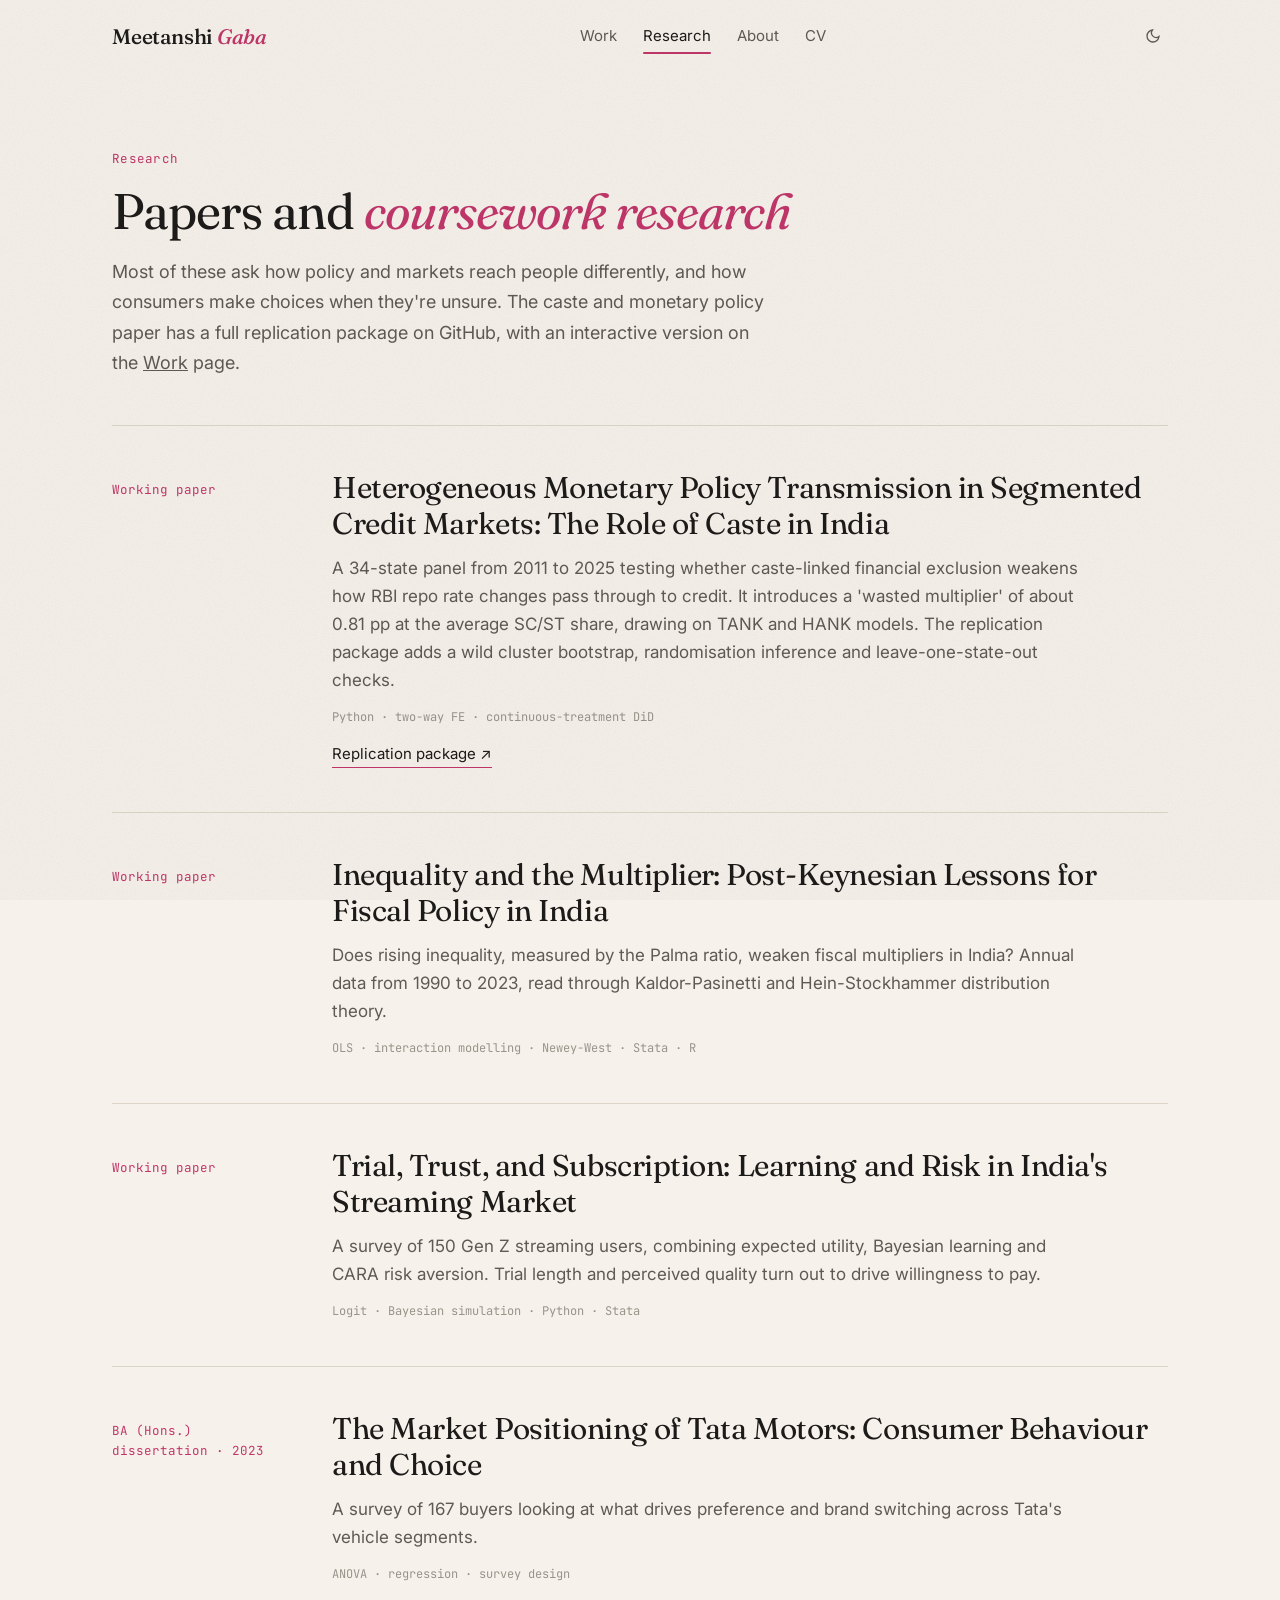
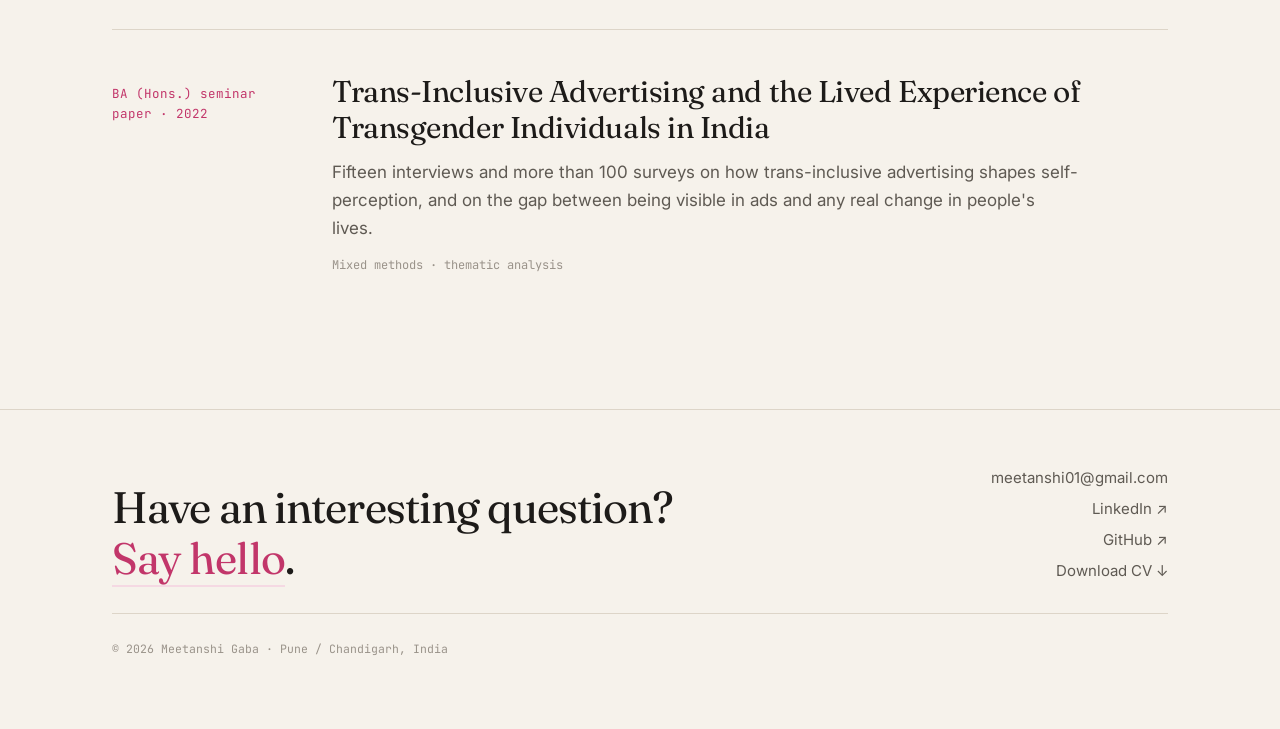
<file: research.html>
<!doctype html>
<html lang="en">
<head>
<meta charset="utf-8">
<meta name="viewport" content="width=device-width, initial-scale=1">
<title>Research · Meetanshi Gaba</title>
<meta name="description" content="Working papers by Meetanshi Gaba on consumer choice, monetary policy and inequality in India.">
<link rel="preconnect" href="https://fonts.googleapis.com">
<link rel="preconnect" href="https://fonts.gstatic.com" crossorigin>
<link href="https://fonts.googleapis.com/css2?family=Fraunces:ital,opsz,wght@0,9..144,400;0,9..144,500;1,9..144,400&family=Inter:wght@400;500;600&family=JetBrains+Mono:wght@400;500&display=swap" rel="stylesheet">
<link rel="stylesheet" href="style.css">
</head>
<body data-page="research">
<main class="wrap">
  <header class="phead"><span class="kicker rv">Research</span><h1 class="page-title rv">Papers and <em>coursework research</em></h1>
  <p class="rv">Most of these ask how policy and markets reach people differently, and how consumers make choices when they're unsure. The caste and monetary policy paper has a full replication package on GitHub, with an interactive version on the <a href="work.html#caste-monetary-transmission">Work</a> page.</p></header>
  <div id="papers"></div>
</main>
<div id="foot"></div>
<script src="data.js"></script>
<script src="cvdata.js"></script>
<script src="site.js"></script>
</body>
</html>
</file>
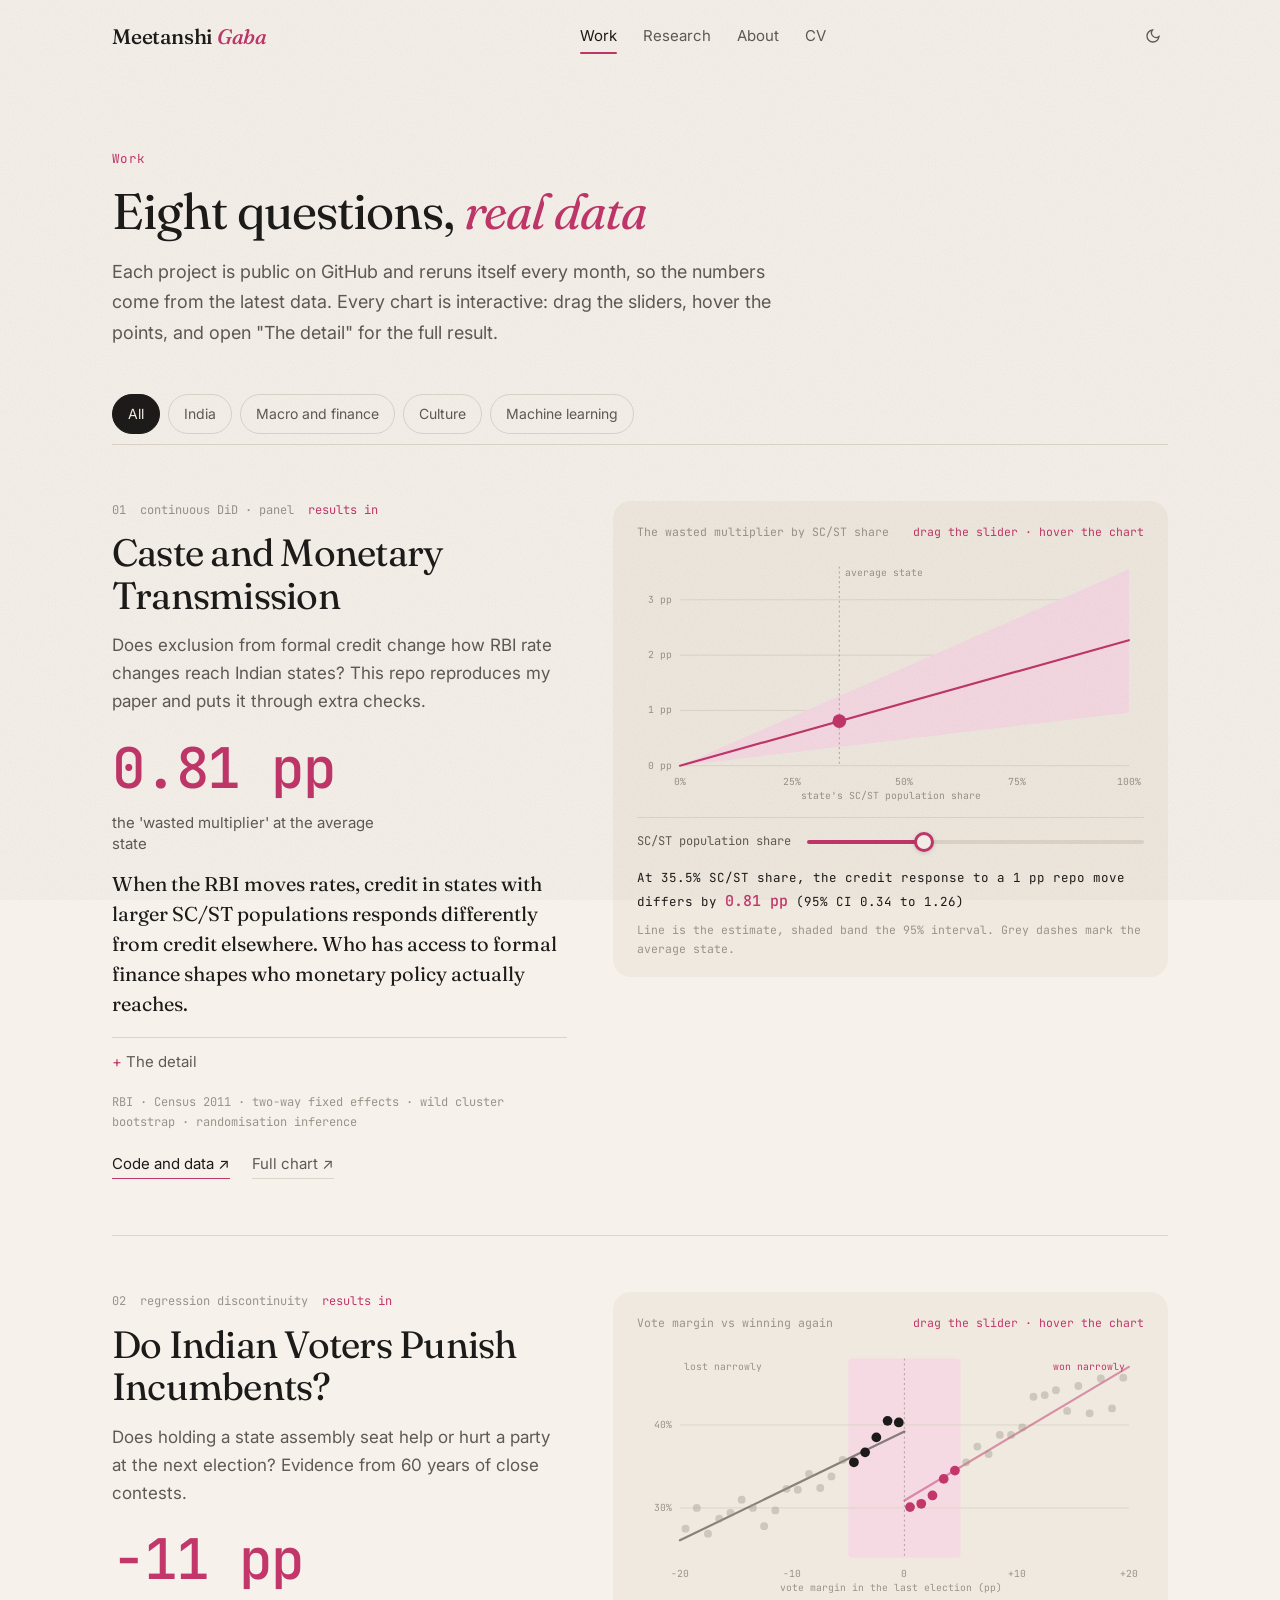
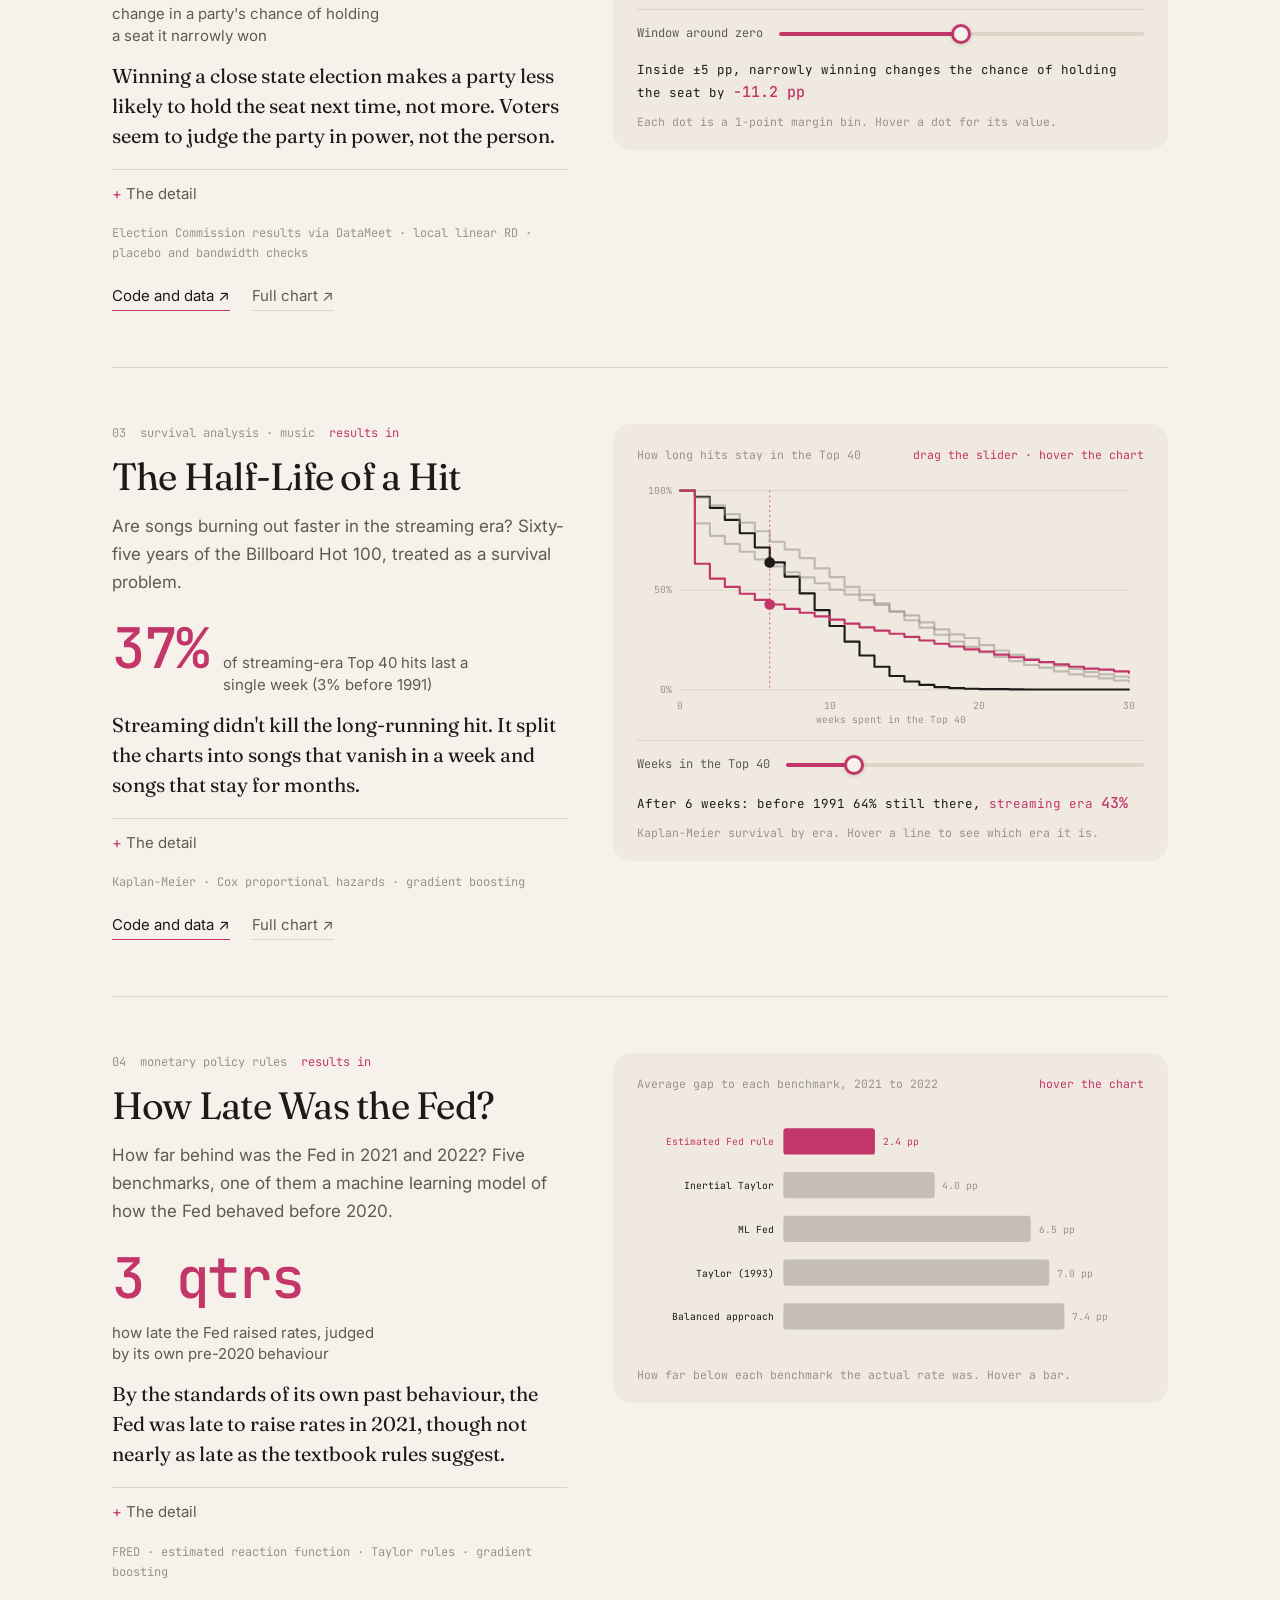
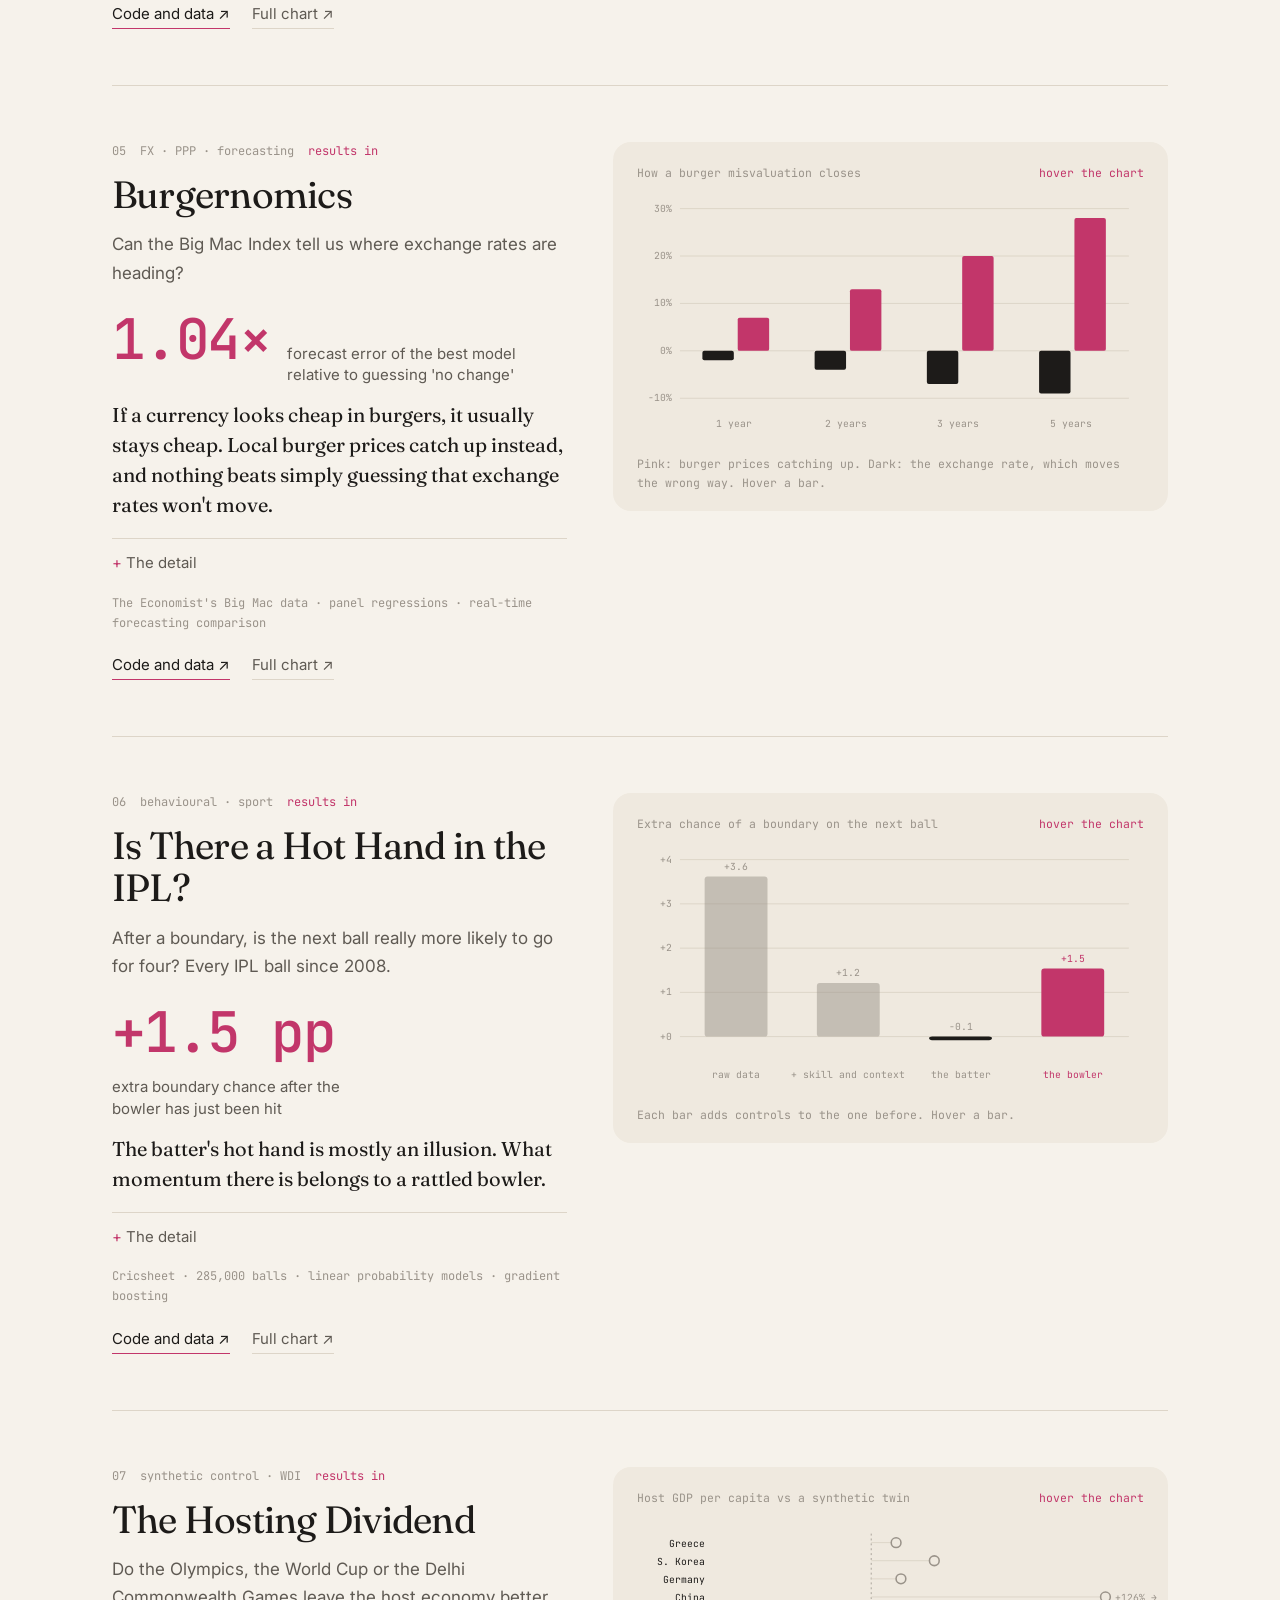
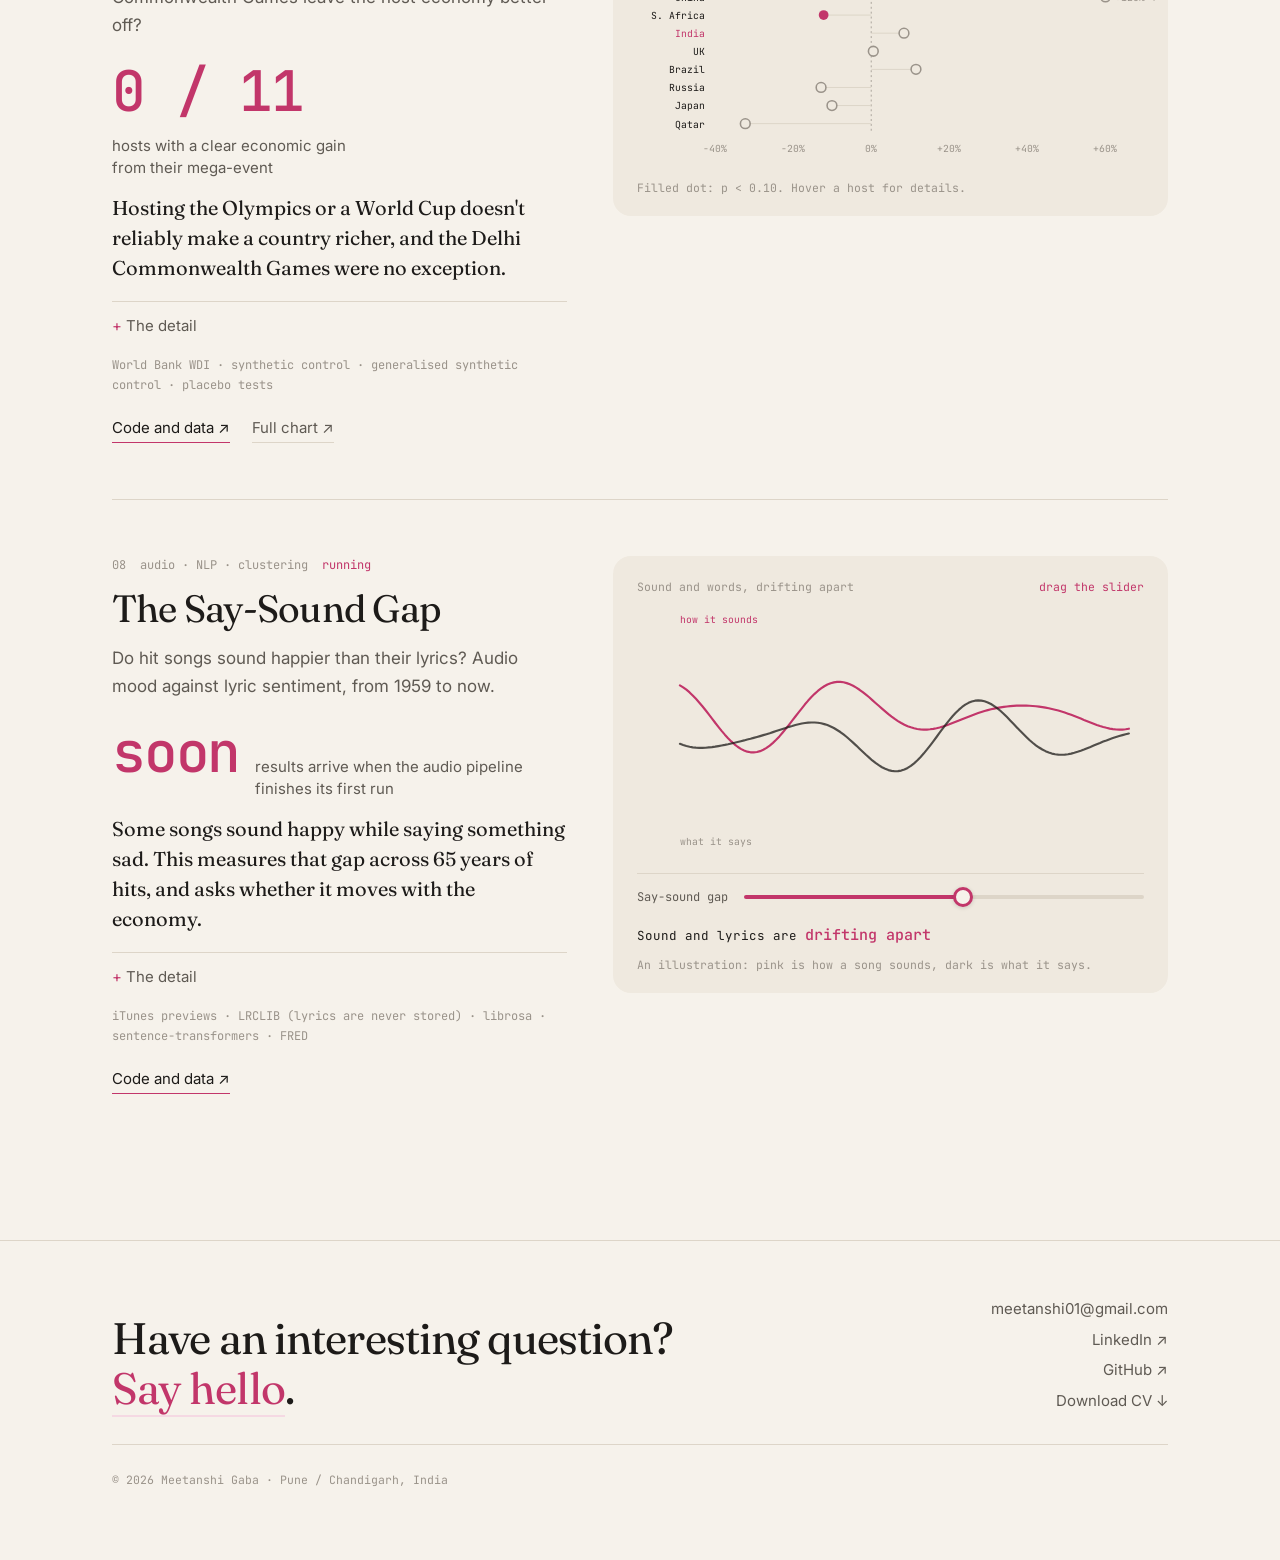
<file: work.html>
<!doctype html>
<html lang="en">
<head>
<meta charset="utf-8">
<meta name="viewport" content="width=device-width, initial-scale=1">
<title>Work · Meetanshi Gaba</title>
<meta name="description" content="Eight data projects by Meetanshi Gaba, with interactive charts.">
<link rel="preconnect" href="https://fonts.googleapis.com">
<link rel="preconnect" href="https://fonts.gstatic.com" crossorigin>
<link href="https://fonts.googleapis.com/css2?family=Fraunces:ital,opsz,wght@0,9..144,400;0,9..144,500;1,9..144,400&family=Inter:wght@400;500;600&family=JetBrains+Mono:wght@400;500&display=swap" rel="stylesheet">
<link rel="stylesheet" href="style.css">
</head>
<body data-page="work">
<main class="wrap">
  <header class="phead"><span class="kicker rv">Work</span><h1 class="page-title rv">Eight questions, <em>real data</em></h1>
  <p class="rv">Each project is public on GitHub and reruns itself every month, so the numbers come from the latest data. Every chart is interactive: drag the sliders, hover the points, and open "The detail" for the full result.</p></header>
  <div class="filters rv" id="filters"><button class="on" data-f="all">All</button><button data-f="india">India</button><button data-f="macro">Macro and finance</button><button data-f="culture">Culture</button><button data-f="ml">Machine learning</button></div>
  <div id="projects"></div>
</main>
<div id="foot"></div>
<script src="data.js"></script>
<script src="cvdata.js"></script>
<script src="site.js"></script>
</body>
</html>
</file>
<file: style.css>
:root{
  --paper:#f6f2eb; --paper2:#efe9df; --ink:#1d1b19; --soft:#5f5a53; --faint:#9a938a; --rule:#ddd5c8;
  --pink:#c2366a; --blush:#f5d9e3; --on-pink:#fff;
  --serif:"Fraunces",Georgia,serif; --sans:"Inter",system-ui,sans-serif; --mono:"JetBrains Mono",ui-monospace,monospace;
}
:root[data-theme="dark"]{--paper:#171518;--paper2:#1f1c20;--ink:#efe9e3;--soft:#b3aca5;--faint:#7d766f;--rule:#322e33;--pink:#ee82a8;--blush:#3a2530;--on-pink:#171518}
*{box-sizing:border-box;margin:0;padding:0}
html{scroll-behavior:smooth}
body{background:var(--paper);color:var(--ink);font-family:var(--sans);font-size:17px;line-height:1.65;-webkit-font-smoothing:antialiased;overflow-x:clip;transition:background .4s,color .4s}
a{color:inherit}
::selection{background:var(--blush)}
.wrap{max-width:1120px;margin:0 auto;padding:0 32px}
@media(max-width:640px){.wrap{padding:0 18px}body{font-size:16px}}
.pink{color:var(--pink)}
.mono{font-family:var(--mono)}

/* ---------- nav ---------- */
.nav{position:sticky;top:0;z-index:20;background:color-mix(in srgb,var(--paper) 88%,transparent);backdrop-filter:blur(10px);border-bottom:1px solid transparent;transition:border-color .3s}
.nav.scrolled{border-color:var(--rule)}
.nav .wrap{display:flex;align-items:center;justify-content:space-between;height:72px;gap:18px}
.home-link{font-family:var(--serif);font-size:21px;font-weight:500;text-decoration:none;letter-spacing:-.01em;white-space:nowrap}
.home-link i{font-style:italic;color:var(--pink)}
.nav-links{display:flex;align-items:center;gap:26px;font-size:15px}
.nav-links a{text-decoration:none;color:var(--soft);position:relative;padding:4px 0}
.nav-links a:hover{color:var(--ink)}
.nav-links a.on{color:var(--ink)}
.nav-links a.on::after{content:"";position:absolute;left:0;right:0;bottom:-2px;height:2px;background:var(--pink);border-radius:2px}
#theme{background:none;border:none;color:var(--soft);cursor:pointer;width:30px;height:30px;display:grid;place-items:center}
#theme svg{width:16px;height:16px}
.burger{display:none;background:none;border:1px solid var(--rule);border-radius:999px;color:var(--ink);font:inherit;font-size:14px;padding:6px 14px;cursor:pointer}
@media(max-width:760px){.nav-links{display:none;position:absolute;top:72px;left:0;right:0;flex-direction:column;align-items:flex-start;gap:6px;background:var(--paper);border-bottom:1px solid var(--rule);padding:14px 18px 20px}.nav-links.open{display:flex}.nav-links a{font-size:18px}.burger{display:block}}

/* ---------- home hero ---------- */
.hero{padding:88px 0 70px;display:grid;grid-template-columns:minmax(0,1fr) 230px;gap:56px;align-items:end}
@media(max-width:900px){.hero{grid-template-columns:1fr;padding-top:56px;gap:28px}}
.hello{font-family:var(--mono);font-size:13px;color:var(--soft);display:flex;align-items:center;gap:10px}
.hello::before{content:"";width:9px;height:9px;border-radius:50%;background:var(--pink)}
.hero h1{font-family:var(--serif);font-weight:400;font-size:clamp(40px,5.6vw,74px);line-height:1.08;letter-spacing:-.025em;margin:26px 0 30px}
.hero h1 .num{font-family:var(--mono);font-size:.78em;letter-spacing:-.04em;color:var(--pink)}
.hero h1 .wrd{font-style:italic;color:var(--pink)}
.hero h1 .ul{position:relative;white-space:nowrap}
.hero h1 .ul svg{position:absolute;left:-2%;bottom:-.14em;width:104%;height:.32em;overflow:visible}
.hero h1 .ul path{fill:none;stroke:var(--pink);stroke-width:3;stroke-linecap:round;stroke-dasharray:420;stroke-dashoffset:420;animation:scribble 1.4s .6s ease forwards}
@keyframes scribble{to{stroke-dashoffset:0}}
.hero .intro{font-size:clamp(17px,1.6vw,19.5px);color:var(--soft);max-width:58ch;line-height:1.7}
.hero .intro b{color:var(--ink);font-weight:500}
.ctas{display:flex;gap:12px;flex-wrap:wrap;margin-top:34px}
.btn{display:inline-flex;align-items:center;gap:10px;padding:13px 22px;border-radius:999px;border:1px solid var(--ink);text-decoration:none;font-size:15px;font-weight:500;transition:all .25s}
.btn.solid{background:var(--ink);color:var(--paper)}
.btn:hover{background:var(--pink);border-color:var(--pink);color:var(--on-pink)}
.btn.ghost{border-color:var(--rule)}
.margin-note{border-left:2px solid var(--pink);padding:4px 0 4px 16px;font-family:var(--serif);font-style:italic;font-size:16.5px;line-height:1.5;color:var(--soft)}
.margin-note sup{font-family:var(--mono);font-style:normal;color:var(--pink);margin-right:4px}
.margin-note small{display:block;margin-top:10px;font-family:var(--mono);font-style:normal;font-size:11.5px;color:var(--faint)}

/* ---------- sections ---------- */
.band{padding:84px 0;border-top:1px solid var(--rule)}
.kicker{font-family:var(--mono);font-size:12.5px;color:var(--pink);letter-spacing:.02em;margin-bottom:14px;display:block}
.band h2,.page-title{font-family:var(--serif);font-weight:400;font-size:clamp(32px,4vw,50px);line-height:1.1;letter-spacing:-.02em}
.band h2 em,.page-title em{color:var(--pink)}
.band .sub{color:var(--soft);max-width:60ch;margin-top:14px;font-size:17.5px}

/* two-ways demo */
.demo{display:grid;grid-template-columns:260px minmax(0,1fr);gap:40px;margin-top:44px;align-items:start}
@media(max-width:860px){.demo{grid-template-columns:1fr;gap:20px}}
.picker{display:flex;flex-direction:column;border-top:1px solid var(--rule)}
.picker button{background:none;border:none;border-bottom:1px solid var(--rule);text-align:left;color:var(--soft);font:inherit;font-size:16px;padding:14px 0;cursor:pointer;display:flex;justify-content:space-between;gap:10px;transition:color .2s,padding .3s}
.picker button:hover{color:var(--ink);padding-left:6px}
.picker button.on{color:var(--ink);font-weight:500}
.picker button.on::after{content:"→";color:var(--pink)}
@media(max-width:860px){.picker{flex-direction:row;overflow-x:auto;border:none;gap:8px}.picker button{border:1px solid var(--rule);border-radius:999px;padding:8px 14px;white-space:nowrap;font-size:14px}.picker button.on{border-color:var(--ink)}.picker button.on::after{content:""}}
.view{background:var(--paper2);border-radius:18px;padding:34px 36px;min-height:360px;position:relative}
@media(max-width:640px){.view{padding:24px 20px}}
.view .vt{font-family:var(--mono);font-size:12px;color:var(--faint);display:flex;justify-content:space-between;gap:10px;flex-wrap:wrap}
.view h3{font-family:var(--serif);font-weight:400;font-size:clamp(24px,2.6vw,32px);line-height:1.2;letter-spacing:-.015em;margin:12px 0 18px}
.num-view,.word-view{animation:fadeup .5s ease}
@keyframes fadeup{from{opacity:0;transform:translateY(8px)}to{opacity:1;transform:none}}
.stat{display:flex;align-items:baseline;gap:18px;flex-wrap:wrap;margin-bottom:10px}
.stat b{font-family:var(--mono);font-weight:500;font-size:clamp(40px,5vw,64px);letter-spacing:-.04em;color:var(--pink);line-height:1}
.stat span{color:var(--soft);font-size:15px;max-width:32ch}
.word-view p{font-family:var(--serif);font-size:clamp(21px,2.2vw,27px);line-height:1.5;letter-spacing:-.01em;max-width:34ch}
.word-view p::first-letter{color:var(--pink)}
.view .more{display:inline-block;margin-top:22px;font-size:15px;text-decoration:none;border-bottom:1.5px solid var(--pink);padding-bottom:2px}
svg.chart{width:100%;height:auto;display:block;overflow:visible;margin-top:8px}

/* open to */
.open-to{display:grid;grid-template-columns:repeat(3,1fr);gap:22px;margin-top:40px}
@media(max-width:860px){.open-to{grid-template-columns:1fr}}
.open-to div{border-top:2px solid var(--ink);padding-top:18px}
.open-to h4{font-family:var(--serif);font-weight:500;font-size:22px;margin-bottom:8px}
.open-to p{color:var(--soft);font-size:15.5px}

/* ---------- inner page heads ---------- */
.phead{padding:76px 0 46px}
.phead p{color:var(--soft);font-size:18px;max-width:60ch;margin-top:18px;line-height:1.7}
.hint{display:block;margin-top:22px;font-family:var(--mono);font-size:12.5px;color:var(--faint)}
.hint b{color:var(--pink);font-weight:500}

/* work list */
.filters{display:flex;gap:8px;flex-wrap:wrap;margin-bottom:10px}
.filters button{background:none;border:1px solid var(--rule);border-radius:999px;color:var(--soft);font:inherit;font-size:14px;padding:7px 15px;cursor:pointer;transition:all .2s}
.filters button.on{background:var(--ink);border-color:var(--ink);color:var(--paper)}
.proj{display:grid;grid-template-columns:minmax(0,1fr) minmax(0,1.1fr);gap:48px;padding:56px 0;border-top:1px solid var(--rule);align-items:start}
.proj.hide{display:none}
@media(max-width:860px){.proj{grid-template-columns:1fr;gap:22px;padding:40px 0}}
.proj .meta{font-family:var(--mono);font-size:12px;color:var(--faint);display:flex;gap:14px;flex-wrap:wrap}
.proj .meta .st{color:var(--pink)}
.proj h3{font-family:var(--serif);font-weight:400;font-size:clamp(28px,3vw,38px);line-height:1.12;letter-spacing:-.02em;margin:12px 0 14px}
.proj .q{color:var(--soft);font-size:17px}
.proj .tools{font-family:var(--mono);font-size:12px;color:var(--faint);margin-top:18px}
.proj .links{display:flex;gap:22px;margin-top:20px;font-size:15px}
.proj .links a{text-decoration:none;border-bottom:1.5px solid var(--pink);padding-bottom:1px}
.proj .links a.sec{border-color:var(--rule);color:var(--soft)}
.proj .panel{background:var(--paper2);border-radius:16px;padding:26px 28px;min-height:260px}
.proj .panel .cap{font-family:var(--mono);font-size:11.5px;color:var(--faint);margin-top:10px}
.proj .panel .full{font-size:15.5px;line-height:1.7;margin-top:16px;color:var(--ink)}
.proj .panel .full b{font-weight:600}

/* research */
.paper{display:grid;grid-template-columns:180px minmax(0,1fr);gap:40px;padding:44px 0;border-top:1px solid var(--rule)}
@media(max-width:760px){.paper{grid-template-columns:1fr;gap:10px}}
.paper .yr{font-family:var(--mono);font-size:12.5px;color:var(--pink);padding-top:10px}
.paper h4{font-family:var(--serif);font-weight:400;font-size:clamp(24px,2.5vw,30px);line-height:1.2;letter-spacing:-.015em;margin-bottom:12px}
.paper p{color:var(--soft);max-width:68ch}
.paper .meth{display:block;font-family:var(--mono);font-size:12px;color:var(--faint);margin-top:14px}
.paper a.repo{display:inline-block;margin-top:14px;font-size:15px;text-decoration:none;border-bottom:1.5px solid var(--pink)}

/* about */
.about{display:grid;grid-template-columns:minmax(0,1fr) 260px;gap:64px;padding-bottom:40px}
@media(max-width:900px){.about{grid-template-columns:1fr;gap:30px}}
.about .body p{font-family:var(--serif);font-size:clamp(19px,1.9vw,22px);line-height:1.62;letter-spacing:-.005em;margin-bottom:26px}
.about .body mark{background:linear-gradient(transparent 58%,var(--blush) 58%);color:inherit}
.about aside{display:flex;flex-direction:column;gap:26px}
.fact{border-top:2px solid var(--ink);padding-top:12px}
.fact span{display:block;font-family:var(--mono);font-size:11.5px;color:var(--faint);margin-bottom:6px}
.fact p{font-size:15.5px;line-height:1.55}

/* cv */
.cvblock{padding:40px 0 0}
.cvblock h3{font-family:var(--serif);font-weight:400;font-size:28px;letter-spacing:-.015em;margin-bottom:6px;display:flex;align-items:baseline;gap:12px}
.cvblock h3 .ct{font-family:var(--mono);font-size:12px;color:var(--pink)}
.cv{display:grid;grid-template-columns:190px minmax(0,1fr);gap:0 36px}
.cv dt{font-family:var(--mono);font-size:12.5px;color:var(--faint);padding:20px 0}
.cv dd{padding:18px 0;border-bottom:1px solid var(--rule)}
.cv dd strong{font-weight:600}
.cv dd .where{color:var(--soft);font-size:15.5px;margin-top:3px}
.cv dd .meta{font-family:var(--mono);font-size:11.5px;color:var(--faint);margin-top:4px}
.cv dd a{text-decoration:none;border-bottom:1px solid var(--rule)}.cv dd a:hover{border-color:var(--pink)}
@media(max-width:760px){.cv{grid-template-columns:1fr}.cv dt{padding:18px 0 0}.cv dd{padding-top:4px}}
.skills{display:grid;grid-template-columns:repeat(auto-fill,minmax(290px,1fr));gap:22px 34px;margin-top:18px}
.skills h5{font-family:var(--mono);font-weight:400;font-size:12px;color:var(--pink);margin-bottom:6px}
.skills p{font-size:15.5px;color:var(--soft)}

/* chart marks */
svg text{font-family:var(--mono);font-size:10px;fill:var(--faint)}
svg text.lab{fill:var(--ink)} svg text.acc{fill:var(--pink)}
.ax{stroke:var(--rule);stroke-width:1} .zero{stroke:var(--faint);stroke-width:.8;stroke-dasharray:2 3}
.ln{fill:none;stroke-width:2.2;stroke-linejoin:round;stroke-linecap:round}
.ln.ink{stroke:var(--ink)} .ln.acc{stroke:var(--pink)} .ln.mut{stroke:var(--faint);opacity:.55}
.dot.ink{fill:var(--ink)} .dot.acc{fill:var(--pink)} .dot.mut{fill:var(--faint);opacity:.4}
.bar.acc{fill:var(--pink)} .bar.ink{fill:var(--ink)} .bar.mut{fill:var(--faint);opacity:.5}
.ring{fill:var(--paper2);stroke:var(--faint);stroke-width:1.6}
.ax,.zero,svg text{pointer-events:none}
.chart .draw{stroke-dasharray:var(--len);stroke-dashoffset:var(--len);transition:stroke-dashoffset 1.5s cubic-bezier(.3,.6,.2,1)}
.chart .grow{transform:scaleY(0);transform-box:fill-box;transform-origin:bottom;transition:transform .9s cubic-bezier(.2,.7,.2,1)}
.chart .growx{transform:scaleX(0);transform-box:fill-box;transform-origin:left;transition:transform .9s cubic-bezier(.2,.7,.2,1)}
.chart .fade{opacity:0;transition:opacity .8s}
.chart.on .draw{stroke-dashoffset:0}.chart.on .grow,.chart.on .growx{transform:none}.chart.on .fade{opacity:1}

/* footer */
.foot{border-top:1px solid var(--rule);margin-top:90px;padding:56px 0 70px}
.foot .wrap{display:grid;grid-template-columns:minmax(0,1fr) auto;gap:30px;align-items:end}
@media(max-width:760px){.foot .wrap{grid-template-columns:1fr}}
.foot .big{font-family:var(--serif);font-size:clamp(28px,3.6vw,44px);line-height:1.15;letter-spacing:-.02em;max-width:22ch}
.foot .big a{color:var(--pink);text-decoration:none;border-bottom:2px solid var(--blush)}
.foot .big a:hover{border-color:var(--pink)}
.foot .small{display:flex;flex-direction:column;gap:6px;font-size:15px;text-align:right}
@media(max-width:760px){.foot .small{text-align:left}}
.foot .small a{text-decoration:none;color:var(--soft)}.foot .small a:hover{color:var(--ink)}
.foot .copy{grid-column:1/-1;font-family:var(--mono);font-size:11.5px;color:var(--faint);padding-top:26px;border-top:1px solid var(--rule)}

/* reveal */
.rv{opacity:0;transform:translateY(16px);transition:opacity .8s ease,transform .8s cubic-bezier(.2,.7,.2,1)}
.rv.in{opacity:1;transform:none}
@media(prefers-reduced-motion:reduce){.rv{opacity:1;transform:none}*{animation:none!important;transition:none!important}.hero h1 .ul path{stroke-dashoffset:0}}
@media(max-width:640px){.home-link{font-size:17px}#theme{display:none}.burger{padding:5px 11px;font-size:13px}.nav .wrap{gap:8px}}
@media(max-width:380px){.home-link i{display:none}}
.view .cap{font-family:var(--mono);font-size:11.5px;color:var(--faint);margin-top:10px}
.about .body p:first-child{font-size:clamp(22px,2.3vw,27px);line-height:1.5}

/* counters */
.counters{display:grid;grid-template-columns:repeat(4,1fr);border-top:1px solid var(--rule);border-bottom:1px solid var(--rule)}
@media(max-width:760px){.counters{grid-template-columns:repeat(2,1fr)}}
.counters div{padding:28px 20px 26px 0}
.counters div+div{padding-left:22px;border-left:1px solid var(--rule)}
@media(max-width:760px){.counters div:nth-child(3){border-left:none;padding-left:0}.counters div:nth-child(n+3){border-top:1px solid var(--rule)}}
.counters b{display:block;font-family:var(--mono);font-weight:500;font-size:clamp(30px,3.6vw,46px);letter-spacing:-.04em;color:var(--pink);line-height:1.05}
.counters span{font-size:14.5px;color:var(--soft)}

/* project blocks (home + work) */
.pblock{display:grid;grid-template-columns:minmax(0,.9fr) minmax(0,1.1fr);gap:46px;padding:56px 0;border-top:1px solid var(--rule);align-items:start}
.pblock.hide{display:none}
@media(max-width:900px){.pblock{grid-template-columns:1fr;gap:22px;padding:40px 0}}
.pblock .meta{font-family:var(--mono);font-size:12px;color:var(--faint);display:flex;gap:14px;flex-wrap:wrap}
.pblock .meta .st{color:var(--pink)}
.pblock h3{font-family:var(--serif);font-weight:400;font-size:clamp(28px,3vw,38px);line-height:1.12;letter-spacing:-.02em;margin:12px 0 14px}
.pblock .q{color:var(--soft);font-size:17px}
.pblock .stat{display:flex;align-items:baseline;gap:16px;flex-wrap:wrap;margin:24px 0 8px}
.pblock .stat b{font-family:var(--mono);font-weight:500;font-size:clamp(38px,4.4vw,56px);letter-spacing:-.04em;color:var(--pink);line-height:1}
.pblock .stat span{color:var(--soft);font-size:15px;max-width:30ch;line-height:1.45}
.pblock .plain{font-family:var(--serif);font-size:20px;line-height:1.5;margin-top:14px}
.pblock .tools{font-family:var(--mono);font-size:12px;color:var(--faint);margin-top:18px}
.pblock .links{display:flex;gap:22px;margin-top:20px;font-size:15px;flex-wrap:wrap}
.pblock .links a{text-decoration:none;border-bottom:1.5px solid var(--pink);padding-bottom:1px}
.pblock .links a.sec{border-color:var(--rule);color:var(--soft)}
.pblock details{margin-top:18px;border-top:1px solid var(--rule);padding-top:12px}
.pblock summary{cursor:pointer;font-size:15px;color:var(--soft);list-style:none}
.pblock summary::before{content:"+ ";color:var(--pink)}
.pblock details[open] summary::before{content:"− "}
.pblock details p{font-size:15.5px;line-height:1.7;margin-top:10px}
.pblock details b{font-weight:600}
.viz{background:var(--paper2);border-radius:18px;padding:22px 24px 18px;position:relative}
.viz .vh{display:flex;justify-content:space-between;font-family:var(--mono);font-size:11.5px;color:var(--faint);gap:10px;flex-wrap:wrap}
.viz .vh .try{color:var(--pink)}
.viz svg{width:100%;height:auto;display:block;overflow:visible;margin-top:10px}
.viz .ctl{display:flex;align-items:center;gap:16px;flex-wrap:wrap;border-top:1px solid var(--rule);margin-top:12px;padding-top:14px}
.viz .ctl label{font-family:var(--mono);font-size:12px;color:var(--soft)}
.viz .ctl input{flex:1;min-width:150px}
.viz .ro{font-family:var(--mono);font-size:12.5px;width:100%}
.viz .ro b{color:var(--pink);font-weight:500;font-size:15px}
.viz .cap{font-family:var(--mono);font-size:11.5px;color:var(--faint);margin-top:8px}
input[type=range]{-webkit-appearance:none;appearance:none;height:4px;border-radius:3px;background:linear-gradient(to right,var(--pink) var(--p,50%),var(--rule) var(--p,50%));outline:none}
input[type=range]::-webkit-slider-thumb{-webkit-appearance:none;width:20px;height:20px;border-radius:50%;background:var(--paper);border:3px solid var(--pink);cursor:grab;box-shadow:0 1px 4px rgba(0,0,0,.15)}
input[type=range]::-moz-range-thumb{width:15px;height:15px;border-radius:50%;background:var(--paper);border:3px solid var(--pink);cursor:grab}
[data-tip]{cursor:crosshair}
.dot[data-tip]:hover,.bar[data-tip]:hover{stroke:var(--ink);stroke-width:1.5}
#tip{position:fixed;z-index:80;pointer-events:none;background:var(--ink);color:var(--paper);font-family:var(--mono);font-size:12px;line-height:1.45;padding:8px 11px;border-radius:8px;max-width:260px;opacity:0;transform:translateY(4px);transition:opacity .15s,transform .15s}
#tip.show{opacity:1;transform:none}
.see-all{display:flex;justify-content:flex-end;padding-top:26px;border-top:1px solid var(--rule)}
.see-all a{font-size:16px;text-decoration:none;border-bottom:1.5px solid var(--pink)}

/* timeline */
.tl{margin-top:36px;background:var(--paper2);border-radius:18px;padding:22px 24px 14px}
.tl svg{width:100%;height:auto;display:block;overflow:visible}
.tl .seg{cursor:pointer;transition:opacity .2s}
.tl .seg:hover{opacity:.75}
.tl text.row{font-family:var(--mono);font-size:11px;fill:var(--faint)}
.tl text.yr{font-family:var(--mono);font-size:10.5px;fill:var(--faint)}
.tl .now{stroke:var(--pink);stroke-width:1.5;stroke-dasharray:3 3}
.tl-cap{min-height:56px;border-top:1px solid var(--rule);margin-top:10px;padding-top:12px;font-size:15.5px}
.tl-cap b{font-weight:600}.tl-cap span{color:var(--soft)}
.legend{display:flex;gap:18px;font-family:var(--mono);font-size:11.5px;color:var(--soft);margin-top:8px;flex-wrap:wrap}
.legend i{display:inline-block;width:12px;height:12px;border-radius:3px;margin-right:6px;vertical-align:-1px}

/* skill chips (about) */
.chips{display:flex;flex-wrap:wrap;gap:8px;margin-top:22px}
.chips button{background:none;border:1px solid var(--rule);border-radius:999px;color:var(--ink);font:inherit;font-size:14.5px;padding:8px 15px;cursor:pointer;transition:all .2s}
.chips button:hover{border-color:var(--pink)}
.chips button.on{background:var(--pink);border-color:var(--pink);color:var(--on-pink)}
.chip-out{margin-top:18px;min-height:120px}
.chip-out a{display:flex;justify-content:space-between;gap:10px;text-decoration:none;border-bottom:1px solid var(--rule);padding:12px 0;font-family:var(--serif);font-size:20px;animation:fadeup .4s ease both}
.chip-out a span{font-family:var(--mono);font-size:12px;color:var(--faint);align-self:center}
.chip-out a:hover{color:var(--pink)}
.chip-out p{color:var(--soft)}

.hero{grid-template-columns:1fr;align-items:start}
.hero>div{max-width:880px}

/* ---------- small touches ---------- */
/* paper grain */
body::before{content:"";position:fixed;inset:0;z-index:100;pointer-events:none;opacity:.045;mix-blend-mode:multiply;
  background-image:url("data:image/svg+xml,%3Csvg xmlns='http://www.w3.org/2000/svg' width='220' height='220'%3E%3Cfilter id='n'%3E%3CfeTurbulence type='fractalNoise' baseFrequency='.85' numOctaves='3' stitchTiles='stitch'/%3E%3CfeColorMatrix values='0 0 0 0 0 0 0 0 0 0 0 0 0 0 0 0 0 0 .9 0'/%3E%3C/filter%3E%3Crect width='100%25' height='100%25' filter='url(%23n)'/%3E%3C/svg%3E")}
:root[data-theme="dark"] body::before{mix-blend-mode:screen;opacity:.05;filter:invert(1)}
/* underline redraws on hover */
.hero h1 .ul{cursor:default}
.vcol{position:relative;min-width:0}

/* ---------- hero: dot portrait ---------- */
.hero{grid-template-columns:minmax(0,1fr) minmax(300px,440px);align-items:center;gap:56px}
.hero>div{max-width:none}
.hero h1{font-size:clamp(42px,5.2vw,70px)}
.portrait{position:relative;aspect-ratio:1/1;width:100%;margin:0}
#field{width:100%;height:100%;display:block;cursor:crosshair}
@media(max-width:980px){.hero{grid-template-columns:1fr;gap:24px}.portrait{max-width:340px}}
</file>
